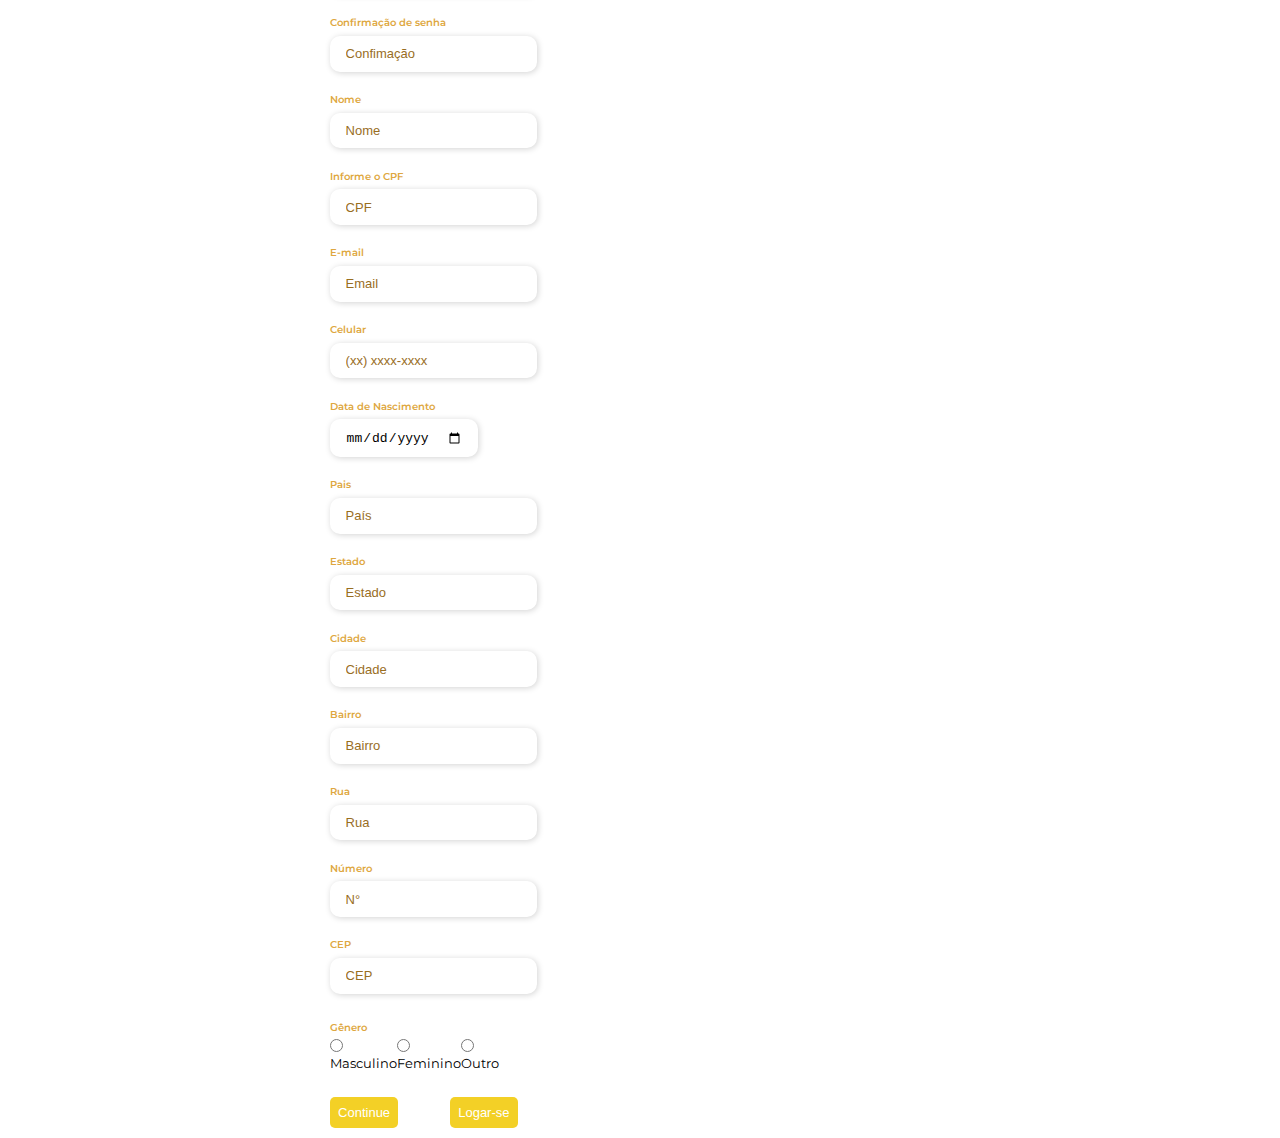
<file: formulario_cadastro/index.html>
<!DOCTYPE html>
<html lang="pt-br">

<head>
    <meta charset="UTF-8">
    <meta http-equiv="X-UA-Compatible" content="IE=edge">
    <meta name="viewport" content="width=device-width, initial-scale=1.0">

    <link href="https://cdn.jsdelivr.net/npm/bootstrap@5.2.0/dist/css/bootstrap.min.css" rel="stylesheet" integrity="sha384-gH2yIJqKdNHPEq0n4Mqa/HGKIhSkIHeL5AyhkYV8i59U5AR6csBvApHHNl/vI1Bx" crossorigin="anonymous">
    <link rel="stylesheet" href="./assets/css/formulario_cadastro.css">
    <link rel="stylesheet" href="./assets/css/style.css">
    <title>Cadastro usuário</title>
</head>

<body>
    <div class="container">
       
        <div class="form-image">
        </div>
        <form id="form" action="" method="POST">
            <div class="form-header">
                <div class="title">
                    <h1>Cadastre-se</h1>
                </div>    
            </div>
            <div class="field-group">

                <div class=" data-field">
                    <label for="username">Login</label>
                    <input id="username" type="text" name="username" placeholder="Login" required>
                </div>

                <div class="data-field">
                    <label for="password">Senha</label>
                    <input id="password" type="password" name="password" placeholder="Senha" required>
                </div>

                <div class="data-field">
                    <label for="confirmPassword">Confirmação de senha</label>
                    <input id="confirmPassword" type="password" name="confirmPassword" placeholder="Confimação" required>
                </div>

                <div class="data-field">
                    <label for="nome">Nome</label>
                    <input id="nome" type="text" name="nome" placeholder="Nome" required>
                </div>

                <div class="data-field">
                    <label for="cpf">Informe o CPF</label>
                    <input id="cpf" type="text" name="cpf" placeholder="CPF" required>
                </div>

                <div class="data-field">
                    <label for="email">E-mail</label>
                    <input id="email" type="email" name="email" placeholder="Email" required>
                </div>

                <div class="data-field">
                    <label for="telefone">Celular</label>
                    <input id="telefone" type="text" name="telefone" placeholder="(xx) xxxx-xxxx" required>
                </div>

                <div class="data-field">
                    <label for="nascimento">Data de Nascimento</label>
                    <input id="nascimento" type="date" name="nascimento" placeholder="" required>
                </div>

                <div class="data-field">
                    <label for="pais">Pais</label>
                    <input id="pais" type="text" name="pais" placeholder="País" required>
                </div>

                <div class="data-field">
                    <label for="Estado">Estado</label>
                    <input id="estado" type="text" name="estado" placeholder="Estado" required>
                </div>

                <div class="data-field">
                    <label for="cidade">Cidade</label>
                    <input id="cidade" type="text" name="cidade" placeholder="Cidade" required>
                </div>

                <div class="data-field">
                    <label for="bairro">Bairro</label>
                    <input id="bairro" type="text" name="bairro" placeholder="Bairro" required>
                </div>

                <div class="data-field">
                    <label for="rua">Rua</label>
                    <input id="rua" type="text" name="rua" placeholder="Rua" required>
                </div>
                <div class="data-field">
                    <label for="numero">Número</label>
                    <input id="numero" type="text" name="numero" placeholder="N°" required>
                </div>
                <div class="data-field">
                    <label for="cep">CEP</label>
                    <input id="cep" type="text" name="cep" placeholder="CEP" required>
                </div>

            </div>
            <div class="gender-inputs">
                <div class="gender-title">
                    <h6>Gênero</h6>
                </div>
                <div class="gender-group">
                    <div class="gender">
                        <input type="radio" id="male" value="M" name="gender">
                        <label >Masculino</label>
                    </div>

                    <div class="gender">
                        <input type="radio" id="female" value="F" name="gender">
                        <label >Feminino</label>
                    </div>

                    <div class="gender">
                        <input type="radio" id="others" value="UNK" name="gender">
                        <label >Outro</label>
                    </div>
                </div>
            </div>
            <div class="registration-button">
                <button type="submit" class="btn btn-warning bttwo">Continue</button>
                <a href=""><button type="button" class="btn btn-warning bttwo">Logar-se</button></a>
            </div>
        </form>
    </div>
  

</body>

</html>
</file>
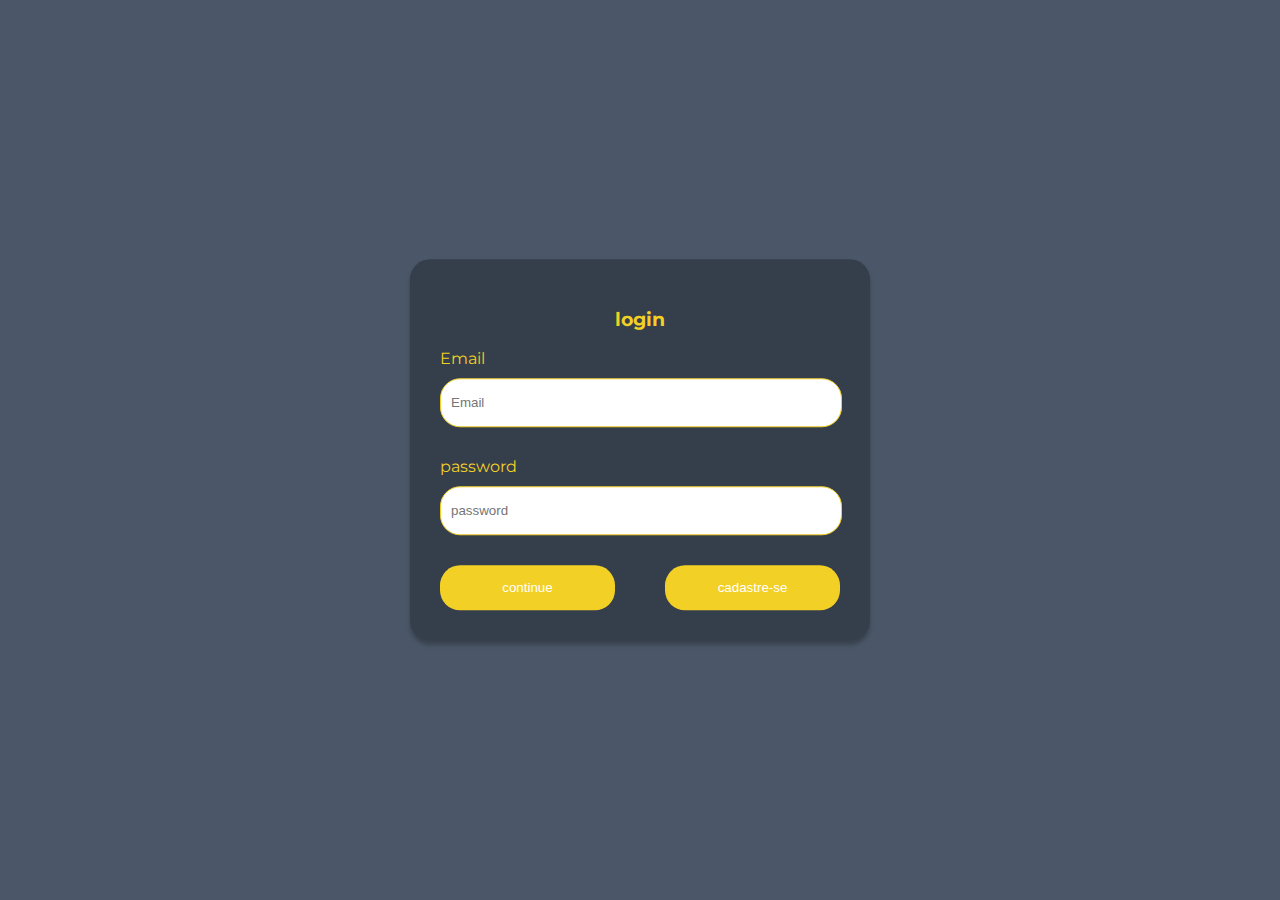
<file: login/index.html>
<!DOCTYPE html>
<html lang="en">
<head>
    <meta charset="UTF-8">
    <meta http-equiv="X-UA-Compatible" content="IE=edge">
    <meta name="viewport" content="width=device-width, initial-scale=1.0">
    <link rel="stylesheet" href="./assets/css/login.css">
    <link rel="stylesheet" href="./assets/css/login_form.css">
    <title>Document</title>
</head>
<body>
        <form>
         <h3>login</h3>
         <label>Email</label>
         <input class="email" type="text" name="email" placeholder="Email">
         <label>password</label>
         <input class="senha" type="password" name="senha" placeholder="password">
         <div class="bt">
             <input type="button" value="continue"  onclick="verificar()">
             <input type="button"  value="cadastre-se"  onclick="cadastro()">
         </div>
     </form>
</body>
</html>
</file>
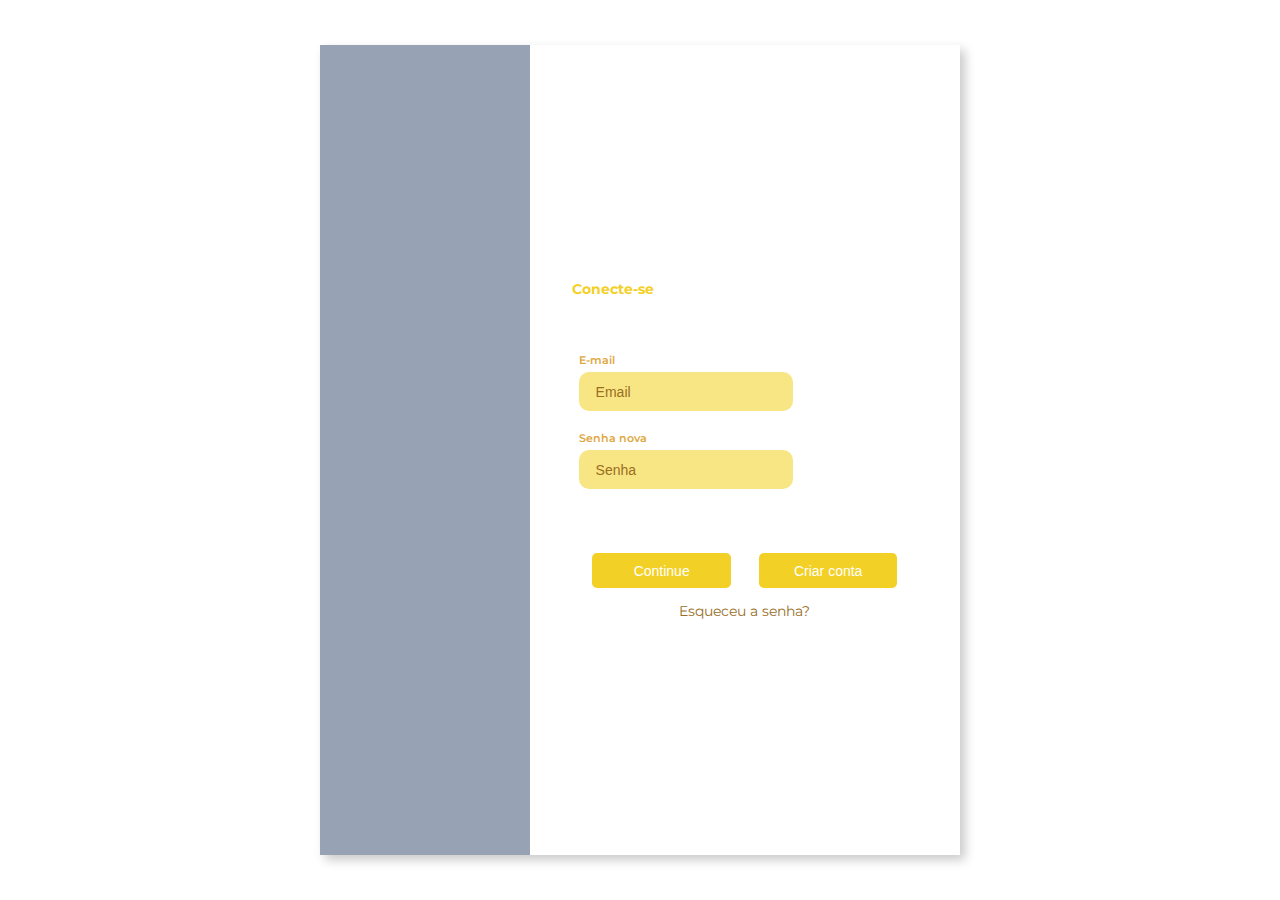
<file: novo_login/index.html>
<!DOCTYPE html>
<html lang="en">
<head>
    <meta charset="UTF-8">
    <meta http-equiv="X-UA-Compatible" content="IE=edge">
    <meta name="viewport" content="width=device-width, initial-scale=1.0">
    <link href="https://cdn.jsdelivr.net/npm/bootstrap@5.2.0/dist/css/bootstrap.min.css" rel="stylesheet" integrity="sha384-gH2yIJqKdNHPEq0n4Mqa/HGKIhSkIHeL5AyhkYV8i59U5AR6csBvApHHNl/vI1Bx"
    crossorigin="anonymous">
    <link rel="stylesheet" href="./assets/css/novo_login.css">
    <link rel="stylesheet" href="./assets/css/style.css">
    <title>Document</title>
</head>
<body>
    <div class="container">
        <div class="color-side">
        </div>
        <div class="form">
            <form action="#">
                <div class="form-header">
                    <div class="title">
                        <h1>Conecte-se</h1>
                    </div>
                </div>
                <div class="input-group">
                     <div class="input-box">
                        <label for="email">E-mail</label>
                        <input id="email" type="email" name="email" placeholder="Email" required>
                    </div>

                    <div class="input-box">
                        <label for="password">Senha nova </label>
                        <input id="password" type="password" name="password" placeholder="Senha" required>
                    </div>

                </div>
                <div class="confirm-button">
                    <button type="button" class="btn btn-warning bttwo">Continue</button>
                    <button type="button" class="btn btn-warning bttwo">Criar conta</button>
                </div>
            </form>
            <p><a href="#">Esqueceu a senha?</a></p>
        </div>
    </div>
</body>
</html>
</file>
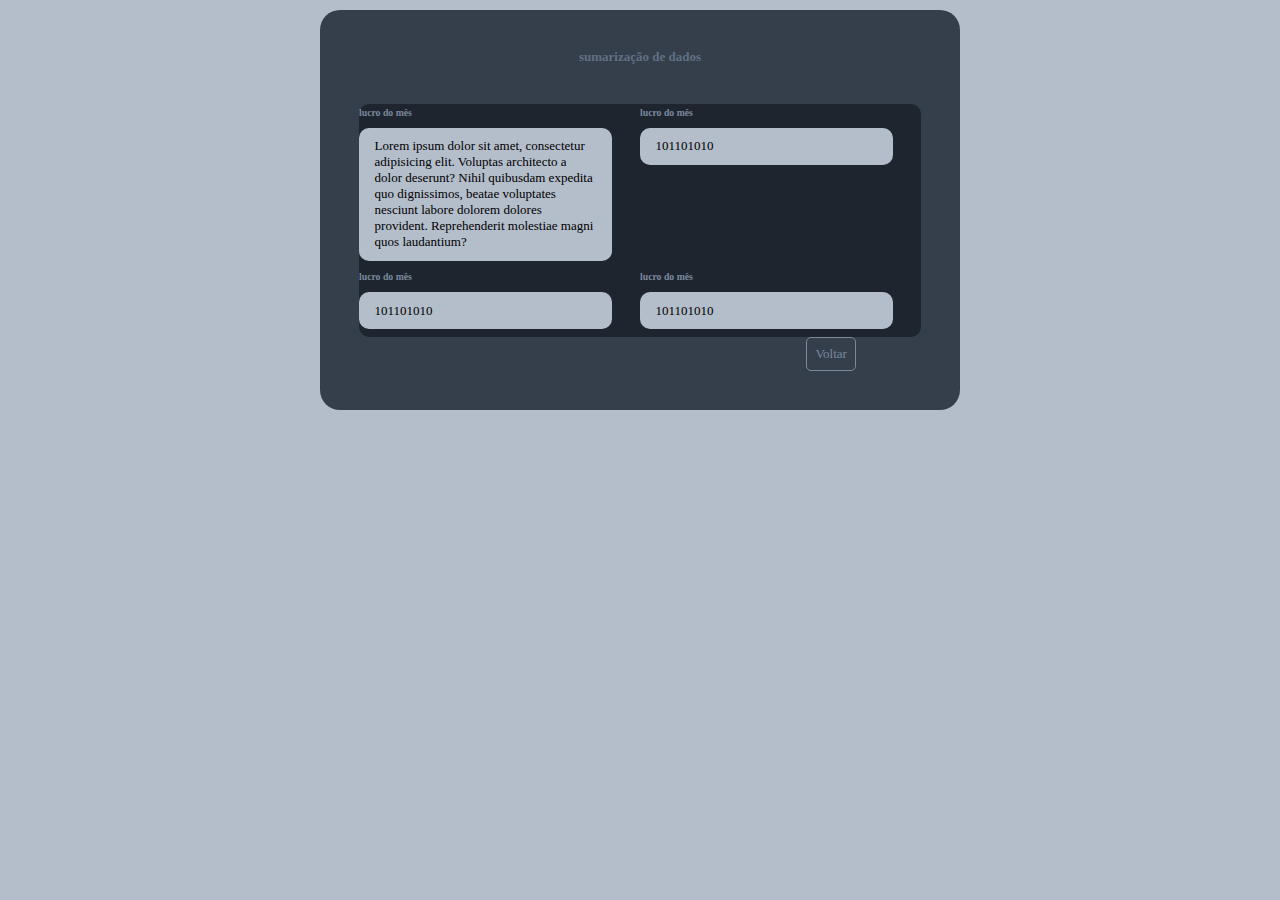
<file: sumarizacao_dados/index.html>
<!DOCTYPE html>
<html lang="pt-br">

<head>
    <meta charset="UTF-8">
    <meta http-equiv="X-UA-Compatible" content="IE=edge">
    <meta name="viewport" content="width=device-width, initial-scale=1.0">
    <link rel="icon"  type="image/x-icon" href="./img/libros.png">
    <link href="https://cdn.jsdelivr.net/npm/bootstrap@5.2.0/dist/css/bootstrap.min.css" rel="stylesheet" integrity="sha384-gH2yIJqKdNHPEq0n4Mqa/HGKIhSkIHeL5AyhkYV8i59U5AR6csBvApHHNl/vI1Bx" crossorigin="anonymous">
    <link rel="stylesheet" href="./css/style.css">
    <link rel="stylesheet" href="./css/sumarizacao.css">
    <title>Editar livro</title>
</head>

<body>
    <div class="container">
        <form id="form" action="" method="POST">
            <div class="form-header">
                <div class="title">
                    <h1>sumarização de dados</h1>
                </div>
            </div>
            <ul class="lista">
                <div class="dado-lista">
                    <label for="information">lucro do mês</label>
                    <li>Lorem ipsum dolor sit amet, consectetur adipisicing elit. Voluptas architecto a dolor deserunt? Nihil quibusdam expedita quo dignissimos, beatae voluptates nesciunt labore dolorem dolores provident. Reprehenderit molestiae magni quos laudantium?</li>
                </div>
                <div class="dado-lista">
                    <label for="information">lucro do mês</label>
                    <li>101101010</li>
                </div>
                <div class="dado-lista">
                    <label for="information">lucro do mês</label>
                    <li>101101010</li>
                </div>
                <div class="dado-lista">
                    <label for="information">lucro do mês</label>
                    <li>101101010</li>
                </div>
                               
            </ul>
            <div class="buttons">
                <a href="javascript:history.back()">
                    <button type="button" id="btn-back">Voltar</button>
                </a>
        </form>
    </div>
</body>
</html>
</file>
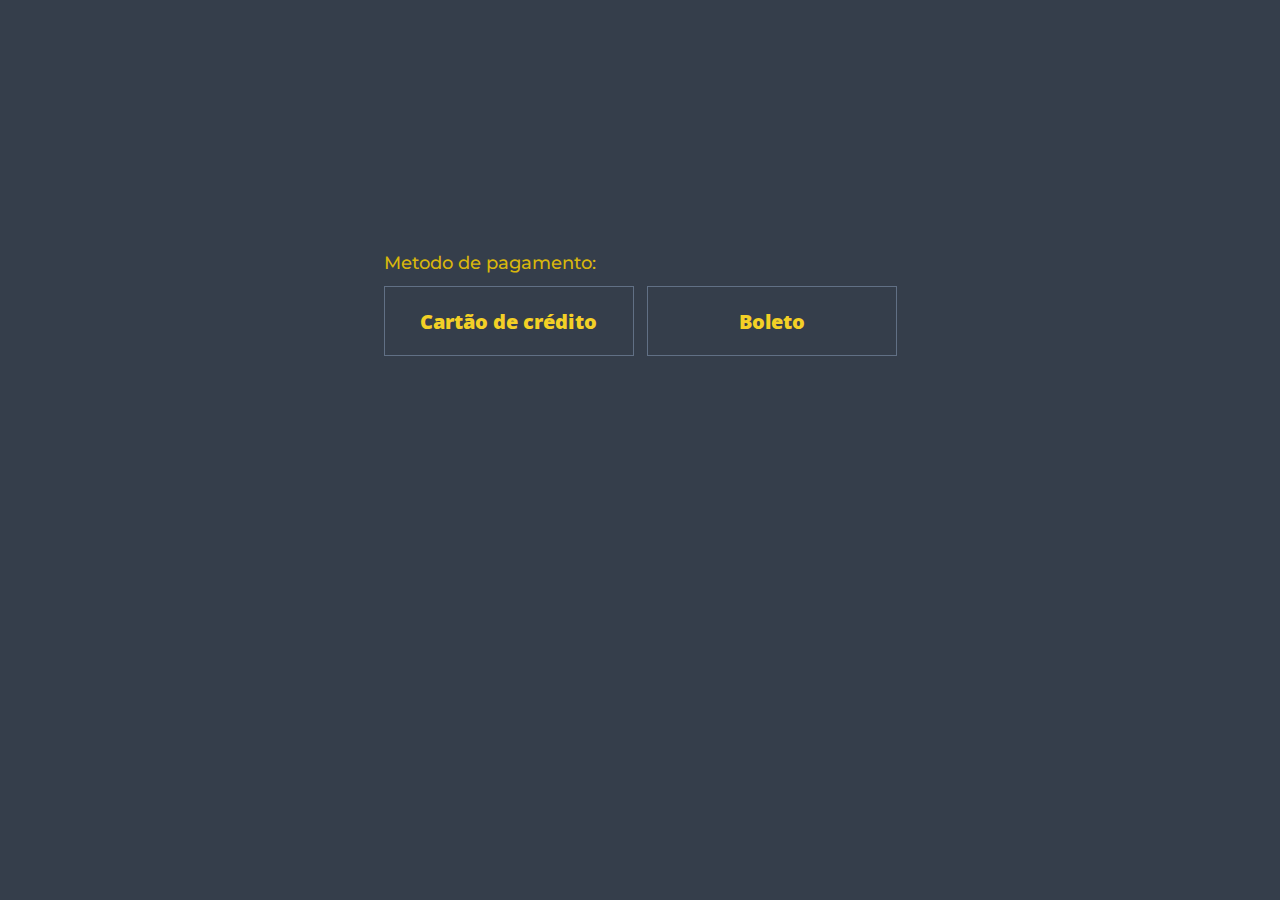
<file: tela-de-pagamento/index.html>
<!DOCTYPE html>
<html lang="pt-br">

<head>
    <meta charset="utf-8" />
    <meta name="viewport" content="width=device-width, initial-scale=1" />
    <title>Pagamento</title>
    <link rel="stylesheet" href="./assets/css/style.css">
    <link rel="stylesheet" href="./assets/css/pagamento.css">
</head>

<body>
    <header id="header">
        <div class="metodo">
            <h1>Metodo de pagamento:</h1>
            <div class="butons-metodo">
                <button id="cartao">Cartão de crédito</button>
                <button id="boleto">Boleto</button>
            </div>
        </div>
        <form id="form" action="" method="post">
            <div class="desativado-cartao cartao-credito">
                <div class="basico">
                    <label for="numCartao">Número do cartão:</label>
                    <input type="number" name="numCartao" id="numCartao" placeholder="Digite o numero do cartão"
                        required>
                    <label for="nomeCartao">Nome do cartão:</label>
                    <input type="text" name="nomeCartao" id="nomeCartao" placeholder="Seu nome" required>
                </div>
                <label for="cvv">Código de segurança (CVV):</label>
                <span class="aboutCvv" id="aboutCvv">O número CVV é representado pelos três últimos dígitos no verso do
                    seu cartão. Em cartões American Express, o CVV é um número de 4 dígitos na frente do cartão.</span>
                <input type="number" name="cvv" id="cvv" required>
                <div class="data">
                    <label for="dataExpedicao">Data de expedição:</label>
                    <div class="mes">
                        <select name="mes" id="mes">
                            <option class="cor" value="1" selected>01</option>
                            <option class="cor" value="2">02</option>
                            <option class="cor" value="3">03</option>
                            <option class="cor" value="4">04</option>
                            <option class="cor" value="5">05</option>
                            <option class="cor" value="6">06</option>
                            <option class="cor" value="7">07</option>
                            <option class="cor" value="8">08</option>
                            <option class="cor" value="9">09</option>
                            <option class="cor" value="10">10</option>
                            <option class="cor" value="11">11</option>
                            <option class="cor" value="12">12</option>
                        </select>
                    </div>
                    <div class="ano">
                        <select name="ano" id="ano">
                            <option class="cor" value="2022" selected>2022</option>
                            <option class="cor" value="2023">2023</option>
                            <option class="cor" value="2024">2024</option>
                            <option class="cor" value="2025">2025</option>
                            <option class="cor" value="2026">2026</option>
                            <option class="cor" value="2027">2027</option>
                            <option class="cor" value="2028">2028</option>
                            <option class="cor" value="2029">2029</option>
                            <option class="cor" value="2030">2030</option>
                            <option class="cor" value="2032">2032</option>
                            <option class="cor" value="2033">2033</option>
                            <option class="cor" value="2034">2034</option>
                        </select>
                    </div>
                </div>
            </div>
            <div class="desativado-boleto boleto">
                <label for="nome">Nome:</label>
                <input type="text" id="nome">
                <label for="cpf">CPF:</label>
                <input type="text" id="cpf">
            </div>

            <div class="desativado-gerador gerar-boleto">

            </div>
            <div class=" button-pay">
                <button type="submit" id="pagamentoCredito"  class="pagamento">Pagar</button>
                <button type="submit" id="pagamentoBoleto"  class="pagamento">Pagar</button>
                <p id="valor">Total: R$ 100,00</p>
            </div>
        </form>
    </header>
    <script src="./assets/js/main.js"></script>
</body>

</html>
</file>
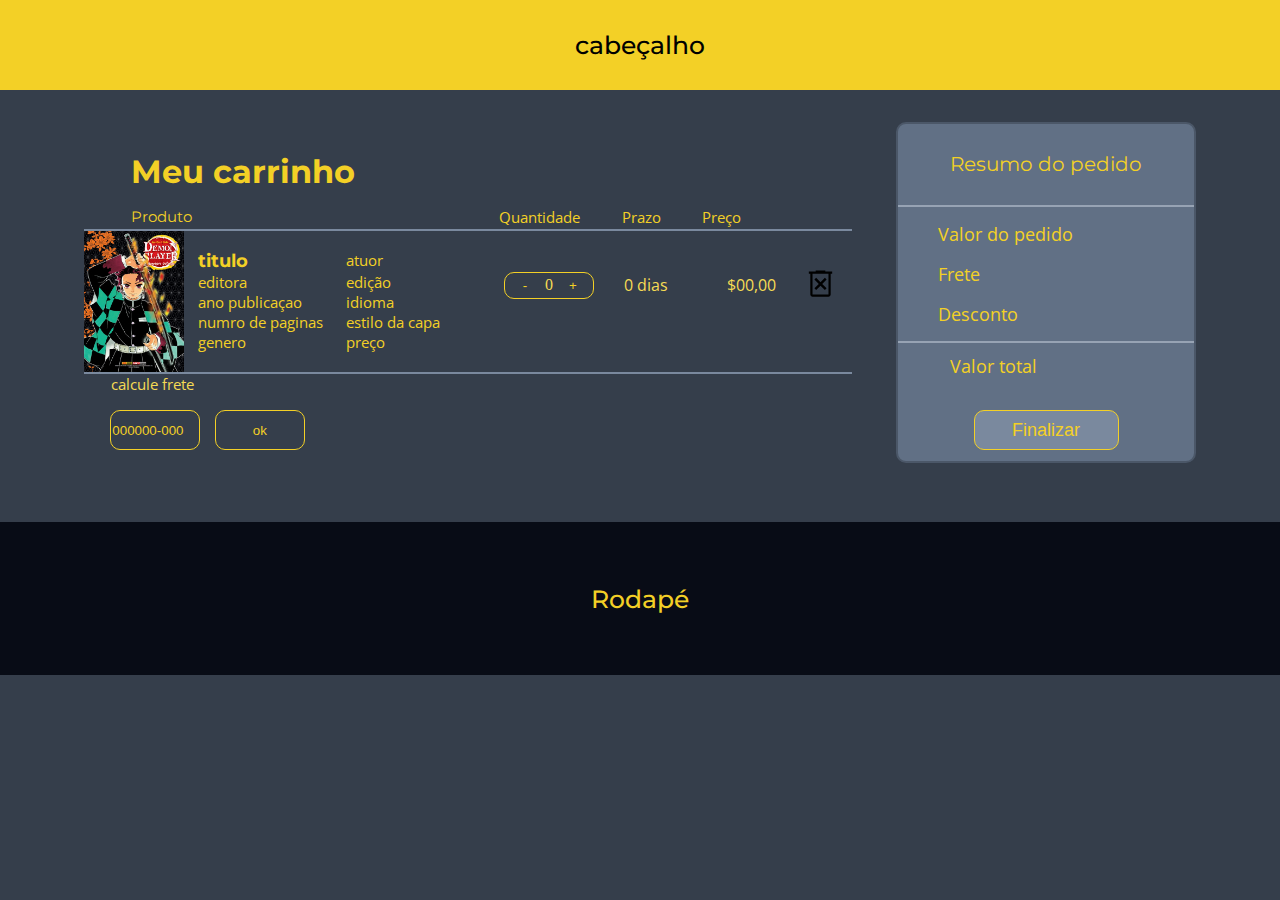
<file: carrinho/carrinho.html>
<!DOCTYPE html>
<html lang="pt-br">

<head>
    <meta charset="UTF-8">
    <meta http-equiv="X-UA-Compatible" content="IE=edge">
    <meta name="viewport" content="width=device-width, initial-scale=1.0">
    <link rel="stylesheet" href="./assets/css/carrinho.css">
    <link rel="stylesheet" href="./assets/css/style.css">

    <title>Document</title>
</head>

<body>
    <div class="container">
        <header class="cabeca">cabeçalho</header>
        <div class="containerFilha">
            <div class="carrinho">
                <div id="sessao1" class="sessao1">
                    <div class="txt1">
                        <h1>Meu carrinho</h1>
                        <p>Produto</p>
                    </div>
                    <div class="txt2">
                        <p>Quantidade</p>
                        <p>Prazo</p>
                        <p>Preço</p>
                    </div>
                </div>

               
                    <div class="infoLivro">
                        <div class="imagem">
                            <img src="./assets/img/kimetsu.webp" alt="">
                            <div class="txt3">
                                <h2 id="modal-titulo-livro">titulo </h2>
                                <p id="modal-autor-livro">atuor </p>
                                <p id="modal-editora">editora </p>
                                <p id="modal-edicao">edição </p>
                                <p id="modal-ano-publicacao">ano publicaçao</p>
                                <p id="modal-idioma">idioma </p>
                                <p id="modal-total-paginas">numro de paginas</p>
                                <p id="modal-tipo-capa">estilo da capa</p>
                                <p id="modal-genero">genero </p>
                                <p id="modal-preco-livro">preço </p>
                            </div>
                        </div>
                        <div class="unidadeLivro">
                            <div class="btCompra">
                                <button class="menor">-</button>
                                <span>0</span>
                                <button class="maior">+</button>
                            </div>
                            <p>0 dias</p>
                            <p>$00,00</p>
                            <button><img src="./assets/img/delete_forever_FILL0_wght400_GRAD0_opsz48.svg"></button>
                        </div>
                    </div>
                    
                    <!-- <div class="infoLivro">
                        <div class="imagem">
                            <img src="./assets/img/kimetsu.webp" alt="">
                            <div class="txt3">
                                <h2 id="modal-titulo-livro">titulo </h2>
                                <p id="modal-autor-livro">atuor </p>
                                <p id="modal-editora">editora </p>
                                <p id="modal-edicao">edição </p>
                                <p id="modal-ano-publicacao">ano publicaçao</p>
                                <p id="modal-idioma">idioma </p>
                                <p id="modal-total-paginas">numro de paginas</p>
                                <p id="modal-tipo-capa">estilo da capa</p>
                                <p id="modal-genero">genero </p>
                                <p id="modal-preco-livro">preço </p>
                            </div>
                        </div>
                        <div class="unidadeLivro">
                            <div class="btCompra">
                                <button class="menor">-</button>
                                <span>0</span>
                                <button class="maior">+</button>
                            </div>
                            <p>0 dias</p>
                            <p>$00,00</p>
                            <button><img src="./assets/img/delete_forever_FILL0_wght400_GRAD0_opsz48.svg"></button>
                        </div>
                    </div>

                    <div class="infoLivro">
                        <div class="imagem">
                            <img src="./assets/img/kimetsu.webp" alt="">
                            <div class="txt3">
                                <h2 id="modal-titulo-livro">titulo </h2>
                                <p id="modal-autor-livro">atuor </p>
                                <p id="modal-editora">editora </p>
                                <p id="modal-edicao">edição </p>
                                <p id="modal-ano-publicacao">ano publicaçao</p>
                                <p id="modal-idioma">idioma </p>
                                <p id="modal-total-paginas">numro de paginas</p>
                                <p id="modal-tipo-capa">estilo da capa</p>
                                <p id="modal-genero">genero </p>
                                <p id="modal-preco-livro">preço </p>
                            </div>
                        </div>
                        <div class="unidadeLivro">
                            <div class="btCompra">
                                <button class="menor">-</button>
                                <span>0</span>
                                <button class="maior">+</button>
                            </div>
                            <p>0 dias</p>
                            <p>$00,00</p>
                            <button><img src="./assets/img/delete_forever_FILL0_wght400_GRAD0_opsz48.svg"></button>
                        </div>
                    </div>

                    <div class="infoLivro">
                        <div class="imagem">
                            <img src="./assets/img/kimetsu.webp" alt="">
                            <div class="txt3">
                                <h2 id="modal-titulo-livro">titulo </h2>
                                <p id="modal-autor-livro">atuor </p>
                                <p id="modal-editora">editora </p>
                                <p id="modal-edicao">edição </p>
                                <p id="modal-ano-publicacao">ano publicaçao</p>
                                <p id="modal-idioma">idioma </p>
                                <p id="modal-total-paginas">numro de paginas</p>
                                <p id="modal-tipo-capa">estilo da capa</p>
                                <p id="modal-genero">genero </p>
                                <p id="modal-preco-livro">preço </p>
                            </div>
                        </div>
                        <div class="unidadeLivro">
                            <div class="btCompra">
                                <button class="menor">-</button>
                                <span>0</span>
                                <button class="maior">+</button>
                            </div>
                            <p>0 dias</p>
                            <p>$00,00</p>
                            <button><img src="./assets/img/delete_forever_FILL0_wght400_GRAD0_opsz48.svg"></button>
                        </div>
                    </div>

                    <div class="infoLivro">
                        <div class="imagem">
                            <img src="./assets/img/kimetsu.webp" alt="">
                            <div class="txt3">
                                <h2 id="modal-titulo-livro">titulo </h2>
                                <p id="modal-autor-livro">atuor </p>
                                <p id="modal-editora">editora </p>
                                <p id="modal-edicao">edição </p>
                                <p id="modal-ano-publicacao">ano publicaçao</p>
                                <p id="modal-idioma">idioma </p>
                                <p id="modal-total-paginas">numro de paginas</p>
                                <p id="modal-tipo-capa">estilo da capa</p>
                                <p id="modal-genero">genero </p>
                                <p id="modal-preco-livro">preço </p>
                            </div>
                        </div>
                        <div class="unidadeLivro">
                            <div class="btCompra">
                                <button class="menor">-</button>
                                <span>0</span>
                                <button class="maior">+</button>
                            </div>
                            <p>0 dias</p>
                            <p>$00,00</p>
                            <button><img src="./assets/img/delete_forever_FILL0_wght400_GRAD0_opsz48.svg"></button>
                        </div>
                    </div>

                    <div class="infoLivro">
                        <div class="imagem">
                            <img src="./assets/img/kimetsu.webp" alt="">
                            <div class="txt3">
                                <h2 id="modal-titulo-livro">titulo </h2>
                                <p id="modal-autor-livro">atuor </p>
                                <p id="modal-editora">editora </p>
                                <p id="modal-edicao">edição </p>
                                <p id="modal-ano-publicacao">ano publicaçao</p>
                                <p id="modal-idioma">idioma </p>
                                <p id="modal-total-paginas">numro de paginas</p>
                                <p id="modal-tipo-capa">estilo da capa</p>
                                <p id="modal-genero">genero </p>
                                <p id="modal-preco-livro">preço </p>
                            </div>
                        </div>
                        <div class="unidadeLivro">
                            <div class="btCompra">
                                <button class="menor">-</button>
                                <span>0</span>
                                <button class="maior">+</button>
                            </div>
                            <p>0 dias</p>
                            <p>$00,00</p>
                            <button><img src="./assets/img/delete_forever_FILL0_wght400_GRAD0_opsz48.svg"></button>
                        </div>
                    </div>

                    <div class="infoLivro">
                        <div class="imagem">
                            <img src="./assets/img/kimetsu.webp" alt="">
                            <div class="txt3">
                                <h2 id="modal-titulo-livro">titulo </h2>
                                <p id="modal-autor-livro">atuor </p>
                                <p id="modal-editora">editora </p>
                                <p id="modal-edicao">edição </p>
                                <p id="modal-ano-publicacao">ano publicaçao</p>
                                <p id="modal-idioma">idioma </p>
                                <p id="modal-total-paginas">numro de paginas</p>
                                <p id="modal-tipo-capa">estilo da capa</p>
                                <p id="modal-genero">genero </p>
                                <p id="modal-preco-livro">preço </p>
                            </div>
                        </div>
                        <div class="unidadeLivro">
                            <div class="btCompra">
                                <button class="menor">-</button>
                                <span>0</span>
                                <button class="maior">+</button>
                            </div>
                            <p>0 dias</p>
                            <p>$00,00</p>
                            <button><img src="./assets/img/delete_forever_FILL0_wght400_GRAD0_opsz48.svg"></button>
                        </div>
                    </div> -->


                <div id='sessao3' class="sessao3">
                    <div class="frete">
                        <p>calcule frete</p>
                        <div class="cepOk">
                            <input type="number" class="confirm" name="" id="" placeholder="000000-000">
                            <input type="button" value="ok" class="confirm" placeholder="ok">
                        </div>
                    </div>
                </div>
            </div>

            <div class="resumo">
                <div class="containerBorda">
                    <div class="rFinal">
                        <p>Resumo do pedido</p>
                    </div>
                    <div class="dadosFinal">
                        <ul>
                            <li>Valor do pedido</li>
                            <li>Frete</li>
                            <li>Desconto</li>
                        </ul>
                        <ul>
                            <li id='valorPedido'></li>
                            <li id="valorFrete"></li>
                            <li id="valorDesconto"></li>
                        </ul>
                    </div>
                    <div class="final">
                        <div class="valorF">
                            <p>Valor total</p>
                            <p id="valorTotalPedido"></p>
                        </div>
                        <button id='btnFinalizarPedido' type="submit">Finalizar</button>
                    </div>
                </div>
            </div>
        </div>

        <footer class="rodape">
            <h1>Rodapé</h1>
        </footer>
    </div>
</body>

</html>
</file>
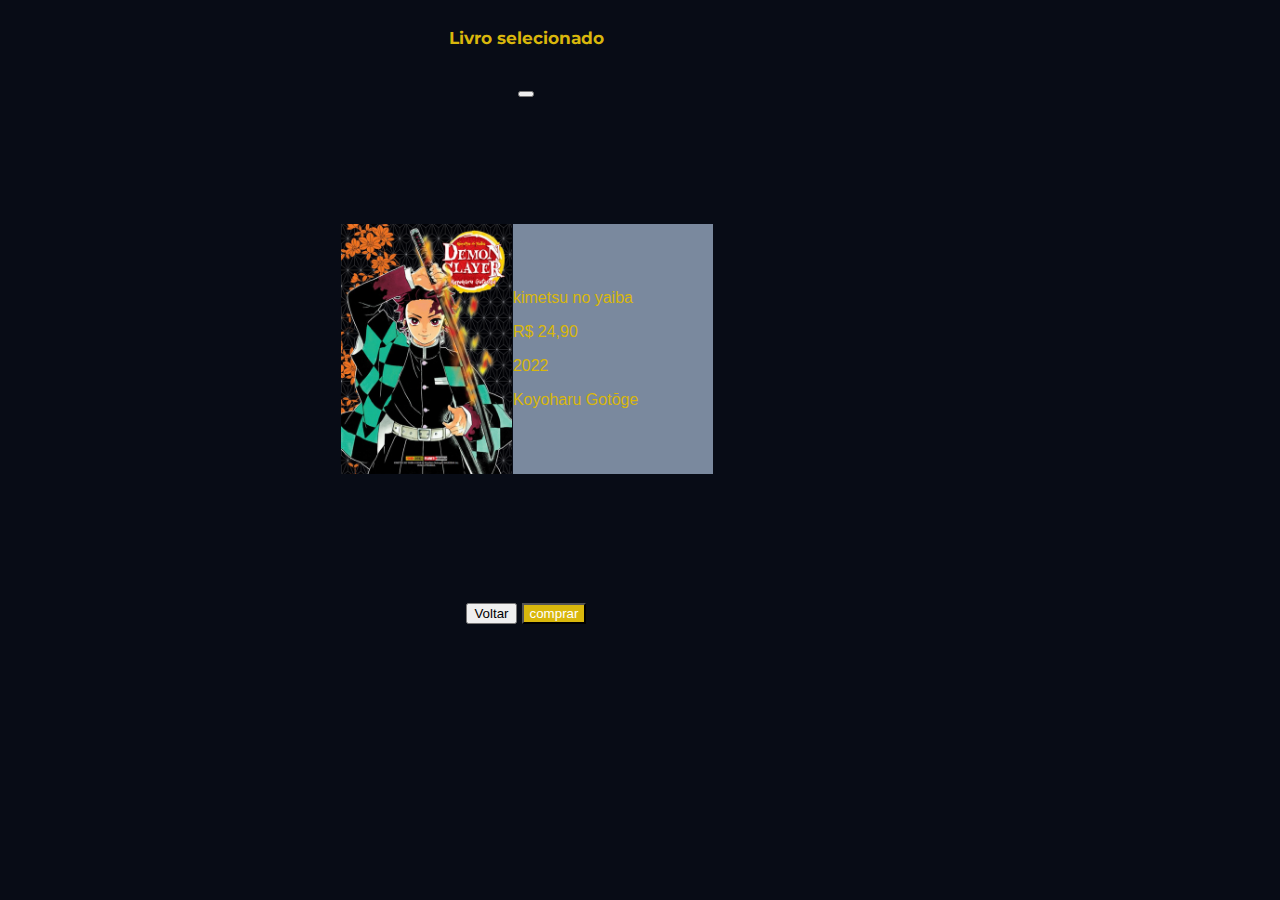
<file: dados_livro/dados-livro.html>
<!DOCTYPE html>
<html lang="en">
<head>
    <meta charset="UTF-8">
    <meta http-equiv="X-UA-Compatible" content="IE=edge">
    <meta name="viewport" content="width=device-width, initial-scale=1.0">
    <title>Document</title>
    <link href="https://cdn.jsdelivr.net/npm/bootstrap@5.2.0/dist/css/bootstrap.min.css" rel="stylesheet" integrity="sha384-gH2yIJqKdNHPEq0n4Mqa/HGKIhSkIHeL5AyhkYV8i59U5AR6csBvApHHNl/vI1Bx"
     crossorigin="anonymous">
     <link rel="stylesheet" href="./assets/css/dados.css">
     <link rel="stylesheet" href="./assets/css/style.css">
</head>
<body>
    <!-- <button type="button" class="btn btn-primary" data-bs-toggle="modal" data-bs-target="#exampleModal">
        Launch demo modal
      </button> -->
    <div class="modal container " tabindex="-1">
        <div class="modal-dialog container-filha">
          <div class="modal-content">
                <div class="modal-header text-bg-dark p-3">
                  <h5 class="modal-title">Livro selecionado</h5>
                  <button type="button" class="btn-close" data-bs-dismiss="modal" aria-label="Close"></button>
                    </div>
                    <div class="conteudo">
                        <div class="image-holder">
                            <img src="./assets/img/kimetsu.webp" alt="img-1">

                        </div>
                    
                        <div class="modal-body">
                                  <ul>
                                      <li>kimetsu no yaiba</li>
                                      <li>R$ 24,90</li>
                                      <li>2022</li>
                                      <li>Koyoharu Gotōge</li>
                                  </ul>                           
                        </div>
                    </div>
                
                    <div class="modal-footer">
                      <button type="button" class="btn btn-secondary " data-bs-dismiss="modal">Voltar</button>
                      <button type="button" class="btn btn-warning bttwo">comprar</button>
                    </div>
                </div>
            </div>
        </div>
    </div>

    <!-- <div class="modal fade" id="exampleModal" tabindex="-1" aria-labelledby="exampleModalLabel" aria-hidden="true">
        <div class="modal-dialog container-filha">
          <div class="modal-content">
            <div class="modal-header">
              <h5 class="modal-title" id="exampleModalLabel">livro selecionado</h5>
              <button type="button" class="btn-close" data-bs-dismiss="modal" aria-label="Close"></button>
            </div>
            <div class="conteudo">
                <div class="image-holder">
                    <img src="./assets/img/kimetsu.webp" alt="img-1">

                </div>
            
            <div class="modal-body">
                <ul>
                    <li>kimetsu no yaiba</li>
                    <li>R$ 24,90</li>
                    <li>2022</li>
                    <li>Koyoharu Gotōge</li>
                </ul>                           
      </div>
            </div>
            <div class="modal-footer">
              <button type="button" class="btn btn-secondary" data-bs-dismiss="modal">Voltar</button>
              <button type="button" class="btn btn-warning bttwo">comprar</button>
            </div>
          </div>
        </div>
      </div> -->
      <script src="https://cdn.jsdelivr.net/npm/@popperjs/core@2.11.5/dist/umd/popper.min.js" integrity="sha384-Xe+8cL9oJa6tN/veChSP7q+mnSPaj5Bcu9mPX5F5xIGE0DVittaqT5lorf0EI7Vk" crossorigin="anonymous"></script>
    <script src="https://cdn.jsdelivr.net/npm/bootstrap@5.2.0/dist/js/bootstrap.min.js" integrity="sha384-ODmDIVzN+pFdexxHEHFBQH3/9/vQ9uori45z4JjnFsRydbmQbmL5t1tQ0culUzyK" crossorigin="anonymous"></script>
    <script src="./assets/js/scrip.js"></script>
</body>
</html>
</file>
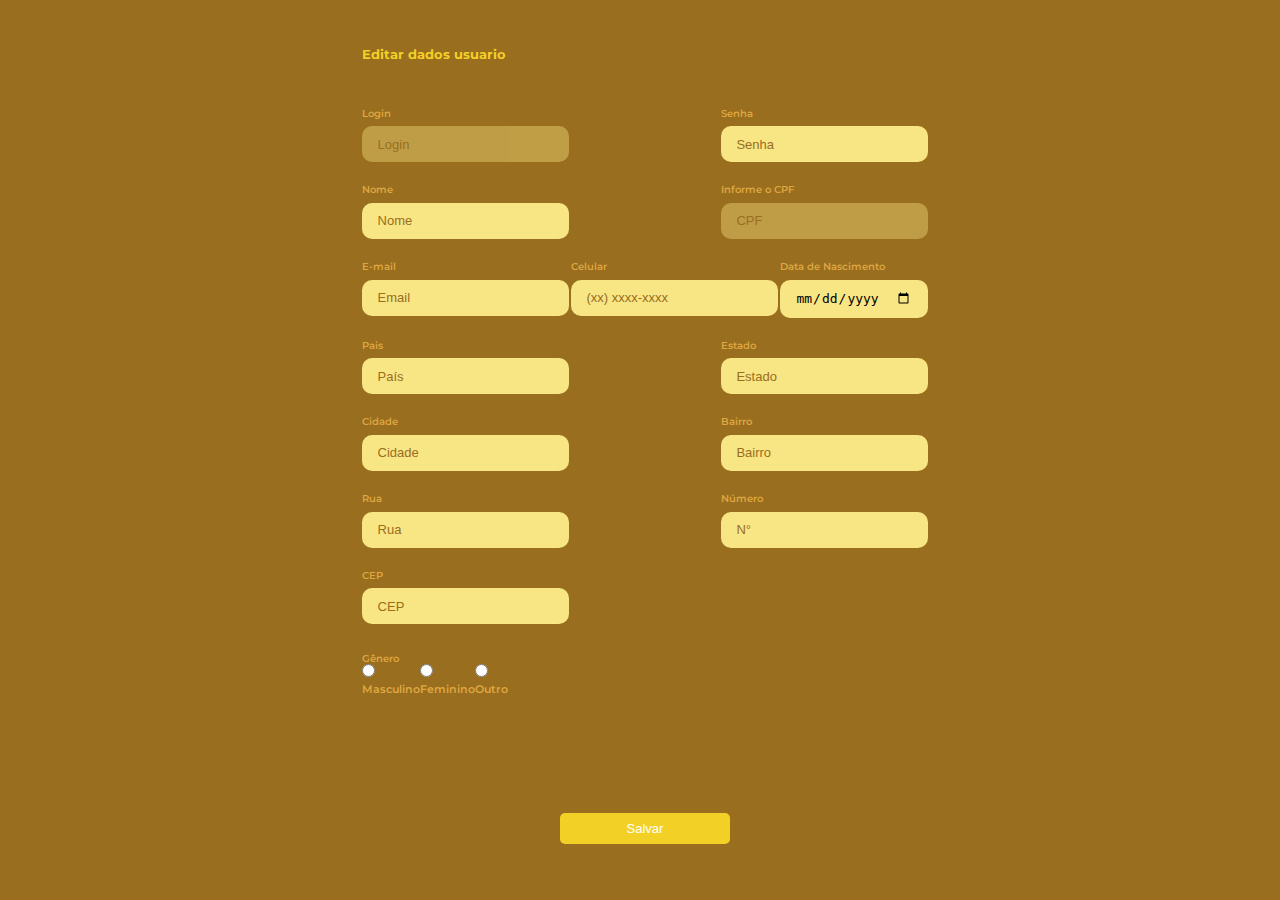
<file: editar-dados-usuario/Editar-dados.html>
<!DOCTYPE html>
<html lang="pt-br">

<head>
    <meta charset="UTF-8">
    <meta http-equiv="X-UA-Compatible" content="IE=edge">
    <meta name="viewport" content="width=device-width, initial-scale=1.0">
    <link href="https://cdn.jsdelivr.net/npm/bootstrap@5.2.0/dist/css/bootstrap.min.css" rel="stylesheet" integrity="sha384-gH2yIJqKdNHPEq0n4Mqa/HGKIhSkIHeL5AyhkYV8i59U5AR6csBvApHHNl/vI1Bx" crossorigin="anonymous">
    <link rel="stylesheet" href="./css/Edidar-dados.css">
    <link rel="stylesheet" href="./css/style.css">
    <title>Cadastro usuário</title>
</head>

<body>
    <div class="container">
        <!-- <div class="form-image">
        </div> -->
        <form id="form" action="" method="POST">
            <div class="form-header">
                <div class="title">
                    <h1>Editar dados usuario</h1>
                </div>    
            </div>
            <div class="field-group">

                <div class=" data-field">
                    <label for="username">Login</label>
                    <input id="username" type="text" name="username" placeholder="Login" required disabled>
                </div>

                <div class="data-field">
                    <label for="password">Senha</label>
                    <input id="password" type="password" name="password" placeholder="Senha" required>
                </div>

                <div class="data-field">
                    <label for="nome">Nome</label>
                    <input id="nome" type="text" name="nome" placeholder="Nome" required>
                </div>

                <div class="data-field">
                    <label for="cpf">Informe o CPF</label>
                    <input id="cpf" type="text" name="cpf" placeholder="CPF" requirer disabled>
                </div>

                <div class="data-field">
                    <label for="email">E-mail</label>
                    <input id="email" type="email" name="email" placeholder="Email" required>
                </div>

                <div class="data-field">
                    <label for="telefone">Celular</label>
                    <input id="telefone" type="text" name="telefone" placeholder="(xx) xxxx-xxxx" required>
                </div>

                <div class="data-field">
                    <label for="nascimento">Data de Nascimento</label>
                    <input id="nascimento" type="date" name="nascimento" placeholder="" required>
                </div>

                <div class="data-field">
                    <label for="pais">Pais</label>
                    <input id="pais" type="text" name="pais" placeholder="País" required>
                </div>

                <div class="data-field">
                    <label for="Estado">Estado</label>
                    <input id="estado" type="text" name="estado" placeholder="Estado" required>
                </div>

                <div class="data-field">
                    <label for="cidade">Cidade</label>
                    <input id="cidade" type="text" name="cidade" placeholder="Cidade" required>
                </div>

                <div class="data-field">
                    <label for="bairro">Bairro</label>
                    <input id="bairro" type="text" name="bairro" placeholder="Bairro" required>
                </div>

                <div class="data-field">
                    <label for="rua">Rua</label>
                    <input id="rua" type="text" name="rua" placeholder="Rua" required>
                </div>
                <div class="data-field">
                    <label for="numero">Número</label>
                    <input id="numero" type="text" name="numero" placeholder="N°" required>
                </div>
                <div class="data-field">
                    <label for="cep">CEP</label>
                    <input id="cep" type="text" name="cep" placeholder="CEP" required>
                </div>

            </div>
                <div class="gender-title">
                    <h6>Gênero</h6>
                </div>
                <div class="sex-group">
                    <div class="gender">
                        <input type="radio" id="male" value="M" name="gender">
                        <label >Masculino</label>
                    </div>

                    <div class="gender">
                        <input type="radio" id="female" value="F" name="gender">
                        <label >Feminino</label>
                    </div>

                    <div class="gender">
                        <input type="radio" id="others" value="UNK" name="gender">
                        <label >Outro</label>
                    </div>
                </div>
            <div class="registration-button">
                <button type="submit" class="btn btn-warning bttwo">Salvar</button>
            </div>
        </form>
    </div>

</body>

</html>
</file>
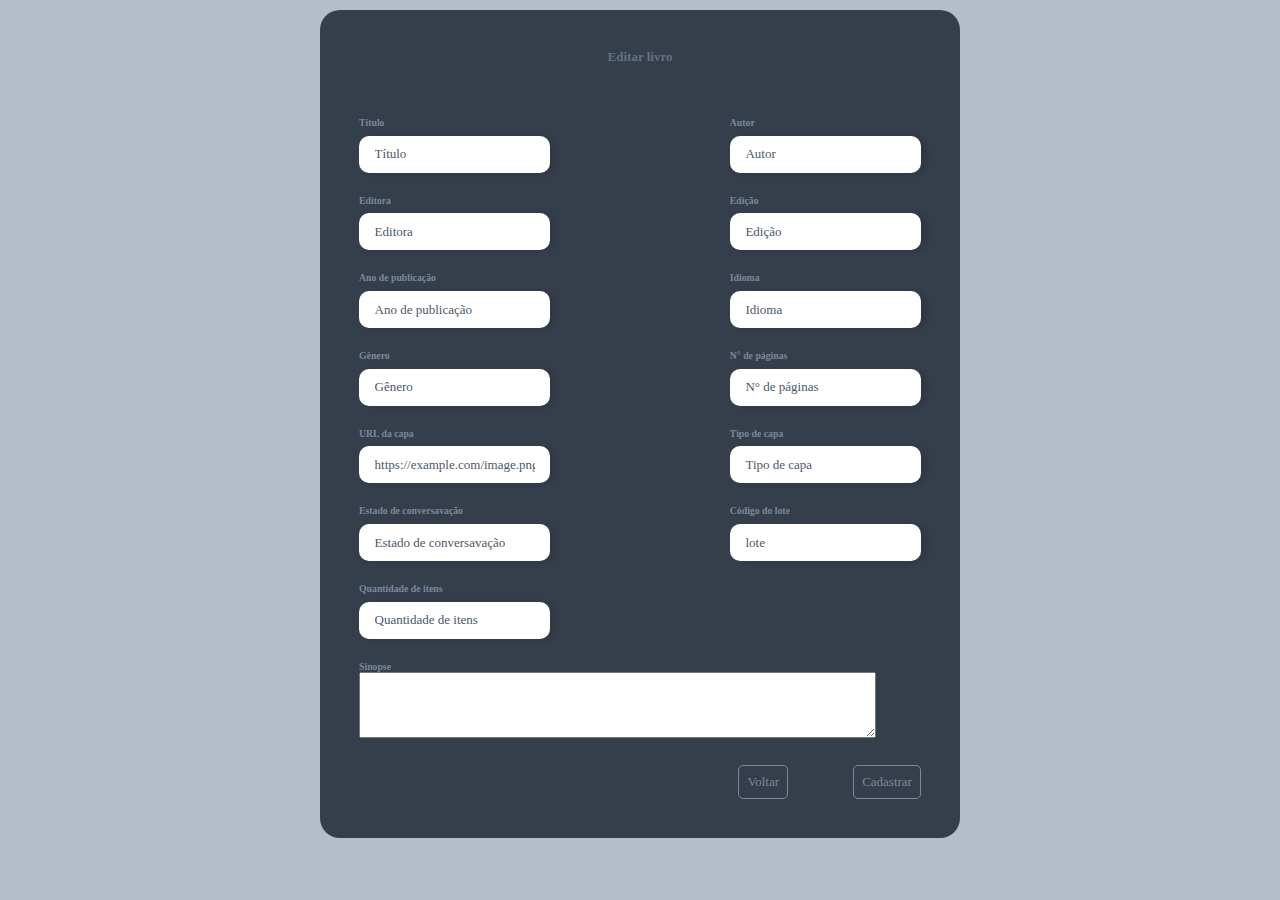
<file: Editar_livro/editar_livro.html>
<!DOCTYPE html>
<html lang="pt-br">

<head>
    <meta charset="UTF-8">
    <meta http-equiv="X-UA-Compatible" content="IE=edge">
    <meta name="viewport" content="width=device-width, initial-scale=1.0">
    <link rel="icon"  type="image/x-icon" href="./img/libros.png">
    <link href="https://cdn.jsdelivr.net/npm/bootstrap@5.2.0/dist/css/bootstrap.min.css" rel="stylesheet" integrity="sha384-gH2yIJqKdNHPEq0n4Mqa/HGKIhSkIHeL5AyhkYV8i59U5AR6csBvApHHNl/vI1Bx" crossorigin="anonymous">
    <link rel="stylesheet" href="./css/style.css">
    <link rel="stylesheet" href="./css/Editar_livro.css">
    <title>Editar livro</title>
</head>

<body>

    <div class="container">

        <form id="form" action="" method="POST">
            <div class="form-header">
                <div class="title">
                    <h1>Editar livro</h1>
                </div>
            </div>
            <div class="input-group">

                <div class="input-box">
                    <label for="titulo">Título</label>
                    <input id="titulo" type="text" name="titulo" placeholder="Título" required>
                </div>

                <div class="input-box">
                    <label for="autor">Autor</label>
                    <input id="autor" type="text" name="autor" placeholder="Autor" required>
                </div>

                <div class="input-box">
                    <label for="editora">Editora</label>
                    <input id="editora" type="text" name="editora" placeholder="Editora" required>
                </div>

                <div class="input-box">
                    <label for="edicao">Edição</label>
                    <input id="edicao" type="number" name="edicao" placeholder="Edição" required>
                </div>

                <div class="input-box">
                    <label for="ano_publicacao">Ano de publicação</label>
                    <input id="ano_publicacao" type="number" name="ano_publicacao" placeholder="Ano de publicação" required>
                </div>

                <div class="input-box">
                    <label for="idioma">Idioma</label>
                    <input id="idioma" type="idioma" name="idioma" placeholder="Idioma" required>
                </div>

                <div class="input-box">
                    <label for="genero">Gênero</label>
                    <input id="genero" type="genero" name="genero" placeholder="Gênero" required>
                </div>

                <div class="input-box">
                    <label for="paginas">N° de páginas</label>
                    <input id="paginas" type="number" name="paginas" placeholder="N° de páginas" required>
                </div>

                <div class="input-box">
                    <label for="url_capa">URL da capa</label>
                    <input id="url_capa" type="text" name="url_capa" placeholder="https://example.com/image.png" required>
                </div>

                <div class="input-box">
                    <label for="tipo_capa">Tipo de capa</label>
                    <input id="tipo_capa" type="text" name="tipo_capa" placeholder="Tipo de capa" required>
                </div>

                <div class="input-box">
                    <label for="conservacao">Estado de conversavação</label>
                    <input id="conservacao" type="text" name="conservacao" placeholder="Estado de conversavação" required>
                </div>

                <div class="input-box">
                    <label for="lote">Código do lote</label>
                    <input id="lote" type="text" name="lote" placeholder="lote" required>
                </div>

                <div class="input-box">
                    <label for="qtd">Quantidade de itens</label>
                    <input id="qtd" type="text" name="qtd" placeholder="Quantidade de itens" required>
                </div>

                <div class="input-box">
                    <label for="sinopse">Sinopse</label>
                    <textarea name="sinopse" id="sinopse" cols="70" rows="4"></textarea>
                </div>

            </div>
            <div class="buttons">
                <a href="javascript:history.back()">
                    <button type="button" id="btn-back">Voltar</button>
                </a>
                <button type="submit" class="btn btn-warning bttwo">Cadastrar</button>
            </div>
        </form>
    </div>
</body>

</html>
</file>
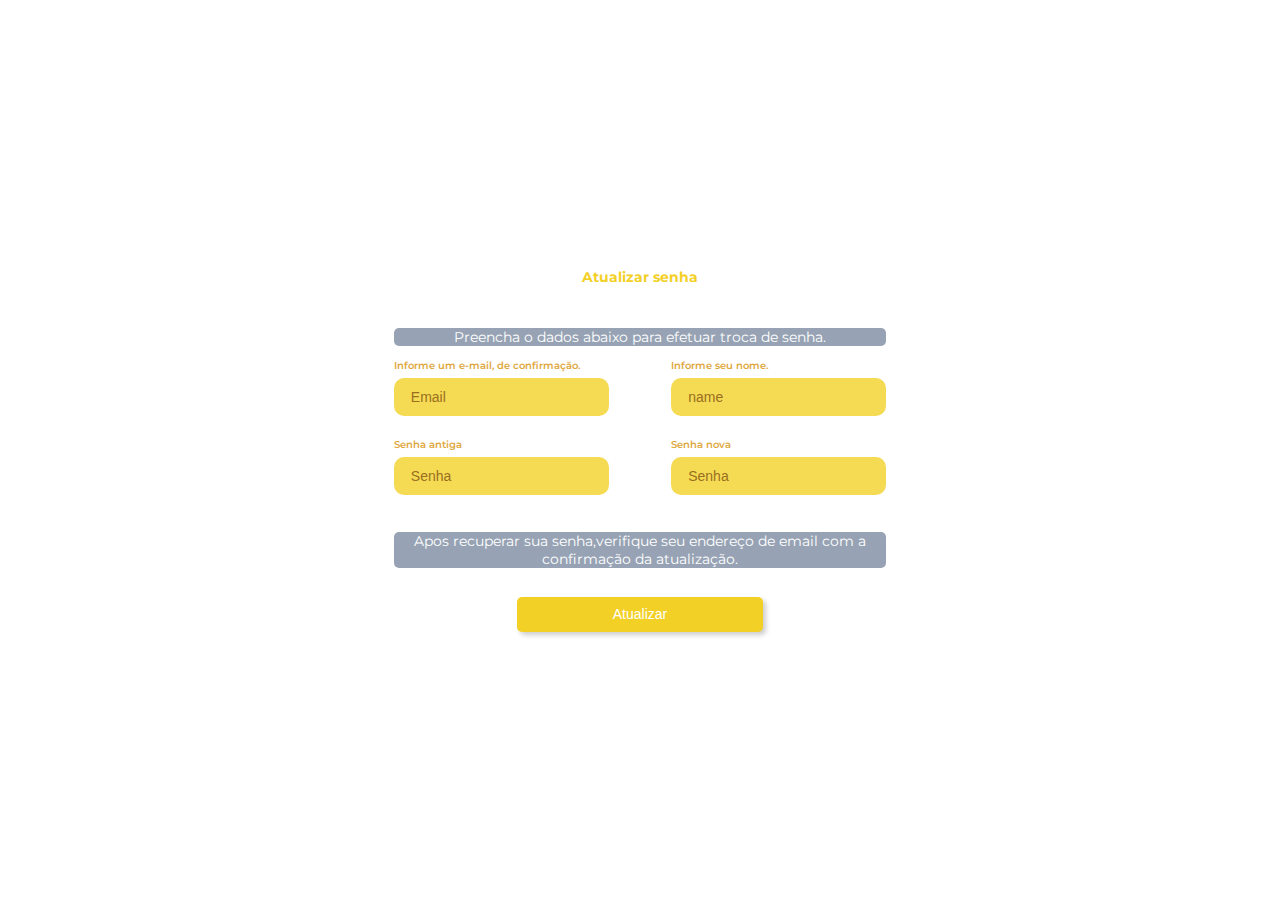
<file: recuperar_senha/recuperar_senha.html>
<!DOCTYPE html>
<html lang="en">
<head>
    <meta charset="UTF-8">
    <meta http-equiv="X-UA-Compatible" content="IE=edge">
    <meta name="viewport" content="width=device-width, initial-scale=1.0">
    <link href="https://cdn.jsdelivr.net/npm/bootstrap@5.2.0/dist/css/bootstrap.min.css" rel="stylesheet" integrity="sha384-gH2yIJqKdNHPEq0n4Mqa/HGKIhSkIHeL5AyhkYV8i59U5AR6csBvApHHNl/vI1Bx"
    crossorigin="anonymous">
    <link rel="stylesheet" href="./css/recuperar.css">
    <link rel="stylesheet" href="./css/style.css">
    <title>Document</title>
</head>
<body>
    <div class="container">
        <div class="form">
            <form action="#">
                <div class="form-header">
                    <div class="title">
                        <h1>Atualizar senha</h1>
                    </div>
                </div>
                <div class="txt-informative">
                    <p>Preencha o dados abaixo para efetuar troca de senha.
                    </p>
                </div>
                    
                <div class="field-group">
                     <div class="data-field">
                        <label for="email">Informe um e-mail, de confirmação.</label>
                        <input id="email" type="email" name="email" placeholder="Email" required>
                    </div>

                    <div class="data-field">
                        <label for="name">Informe seu nome.</label>
                        <input id="name" type="name" name="name" placeholder="name" required>
                    </div>

                    <div class="data-field">
                        <label for="password">Senha antiga</label>
                        <input id="password" type="password" name="password" placeholder="Senha" required>
                    </div>

                    <div class="data-field">
                        <label for="password">Senha nova</label>
                        <input id="password" type="password" name="password" placeholder="Senha" required>
                    </div>

                </div>
                <div  class="txt-informative">
                    Apos recuperar sua senha,verifique seu endereço de email com a confirmação da atualização.
                </div>
                <div class="update-button">
                    <button type="button" class="btn btn-warning bttwo">Atualizar</button>
                </div>
            </form>
        </div>
    </div>
</body>
</html>
</file>
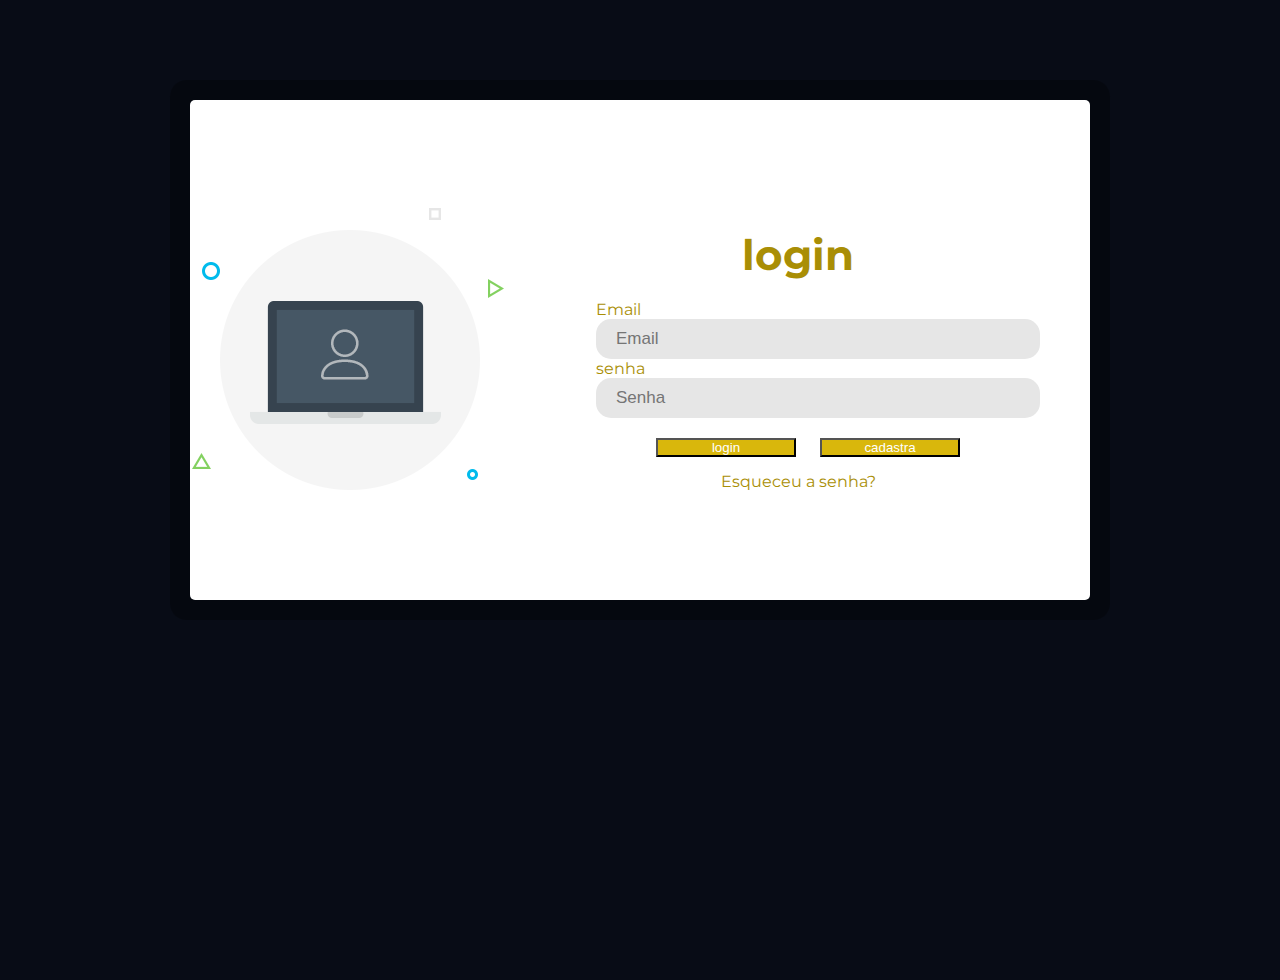
<file: tela-login2/tela-login2.html>
<!DOCTYPE html>
<html lang="en">
<head>
    <meta charset="UTF-8">
    <meta http-equiv="X-UA-Compatible" content="IE=edge">
    <meta name="viewport" content="width=device-width, initial-scale=1.0">
    <link href="https://cdn.jsdelivr.net/npm/bootstrap@5.2.0/dist/css/bootstrap.min.css" rel="stylesheet" integrity="sha384-gH2yIJqKdNHPEq0n4Mqa/HGKIhSkIHeL5AyhkYV8i59U5AR6csBvApHHNl/vI1Bx"
    crossorigin="anonymous">
    <link rel="stylesheet" href="./assets/css/login2.css">
    <link rel="stylesheet" href="./assets/css/style.css">
    <title>new login</title>
</head>
<body>
    <div class="container-f">
        <div>
            <img class="imagem" src="./assets/img/user.png" alt="">
        </div>
        <div class="form">
            <h1>login</h1>
            <form >
                <label for="email">Email</label>
                <input type="email" placeholder="Email">
                <label for="email">senha</label>
                <input type="password" placeholder="Senha">

                <!-- <input type="submit" value="login"> -->
                <div class="botao">
                    <button type="button" class="btn btn-warning bttwo">login</button>
                    <button type="button" class="btn btn-warning bttwo">cadastra</button>
                </div>
                <p><a href="#">Esqueceu a senha?</a></p>
            </form>
        </div>
    </div>
</body>
</html>
</file>
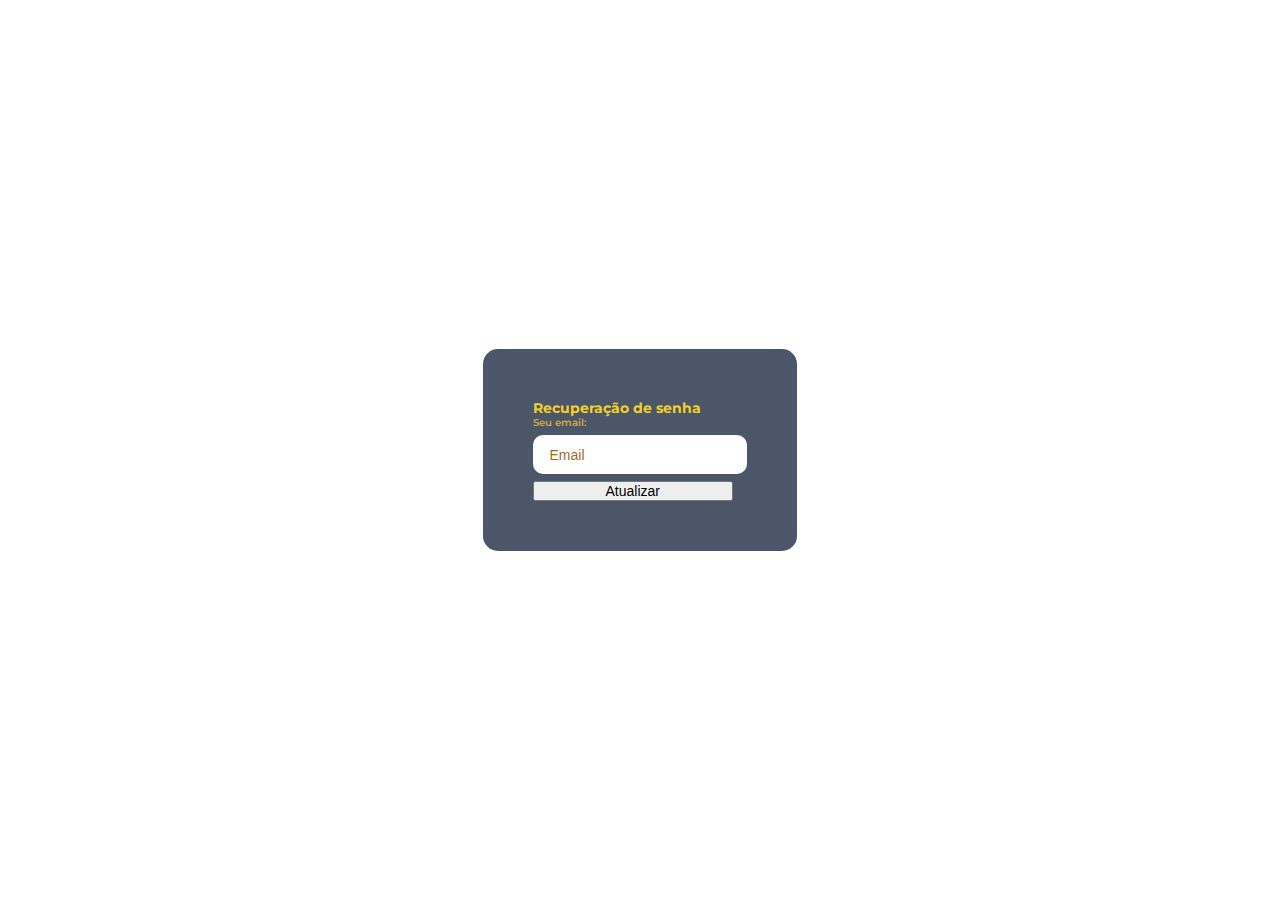
<file: pagamentos/recuperar_senha/recuperar_senha.html>
<!DOCTYPE html>
<html lang="en">
<head>
    <meta charset="UTF-8">
    <meta http-equiv="X-UA-Compatible" content="IE=edge">
    <meta name="viewport" content="width=device-width, initial-scale=1.0">
    <link href="https://cdn.jsdelivr.net/npm/bootstrap@5.2.0/dist/css/bootstrap.min.css" rel="stylesheet" integrity="sha384-gH2yIJqKdNHPEq0n4Mqa/HGKIhSkIHeL5AyhkYV8i59U5AR6csBvApHHNl/vI1Bx"
    crossorigin="anonymous">
    <link rel="stylesheet" href="./css/recuperar.css">
    <link rel="stylesheet" href="./css/style.css">
    <title>Document</title>
</head>
<body>
    <header id="header">
        <h1>Recuperação de senha</h1>
        <form action="" method="post" id="form">
            <div class="data-field">
                <div id="sendEmail">Email de recuperação enviado com sucesso</div>
                <label for="email">Seu email:</label>
                <input id="email" type="email" name="email" placeholder="Email" required>
            </div>
            <button type="submit" class="btn btn-warning bttwo">Atualizar</button>
        </form>
    </header>
    <script src="./js/index.js"></script>
</body>
</html>
</file>
<file: formulario_cadastro/assets/css/formulario_cadastro.css>
* {
  padding: 0;
  margin: 0;
  box-sizing: border-box;
  font-size: 13px;
}
body {
  display: flex;
  align-items: center;
  justify-content: center;
  width: 100%;
  height: 100vh;
  font-family: "Montserrat", sans-serif;
}
.container {
  display: grid;
  grid-template-columns: 0.45fr 0.55fr;
}
.form-image {
  display: flex;
  width: 50%;
  justify-content: center;
  align-items: center;
  background-color: var(--color-cinza-300);
  padding: 1rem;
}

.form {
  width: 50%;
  display: flex;
  justify-content: center;
  align-items: center;
  flex-direction: column;
  background-color: #fff;
  padding: 3rem;
}

#form {
  padding: 40px 0 10px 10px;
}

.form-header {
  display: flex;
  margin-bottom: 3rem;
  justify-content: space-between;
}

.field-group {
  display: flex;
  flex-wrap: wrap;
  justify-content: space-between;
  padding: 0.5rem 0;
}
.data-field {
  display: flex;
  flex-direction: column;
  margin-bottom: 1.1rem;
}
.data-field input {
  margin: 0.6rem 0;
  padding: 0.8rem 1.2rem;
  border: none;
  border-radius: 10px;
  box-shadow: 1px 1px 6px #0808082d;
}
.data-field input:hover {
  background-color: var(--color-amarelo-300);
  transition: all 1s;
}
.data-field input:focus-visible {
  outline: 1px solid var(--color-amarelo-200);
}
.data-field label,
.gender-title h6 {
  font-size: 0.75rem;
  font-weight: 600;
  color: var(--color-beje-400);
}
.data-field input::placeholder {
  color: var(--color-beje-600);
}
.gender-group {
  display: flex;
  justify-content: space-around;
  margin-top: 0.4rem;
  padding: 0 60% 0 0;
}
.gender-input {
  display: flex;
  align-items: center;
}
.gender-input input {
  margin-right: 0.35rem;
}
.gender-input label {
  font-size: 0.81rem;
  font-weight: 600;
  color: var(--color-beje-400);
}
.registration-button {
  display: flex;
  flex-direction: row;
  width: 100%;
}
.registration-button button {
  margin-top: 2.5rem;
  margin: 2rem 4rem 0 0;
  border: none;
  background-color: var(--color-amarelo-400);
  color: white;
  padding: 0.62rem;
  border-radius: 5px;
  cursor: pointer;
}
.registration-button button:hover {
  color: white;
}
.bttwo:hover {
  color: white;
}
.registration-button button a {
  text-decoration: none;
  font-size: 0.93rem;
  font-weight: 500;
  color: white;
}
@media screen and (max-width: 1330px) {
  .form-image {
    display: none;
  }
  .container {
    width: 50%;
  }
  .form {
    width: 100%;
  }
}
@media screen and (max-width: 1064px) {
  .container {
    width: 90%;
    min-height: 100%;
    flex: 1;
  }
  .field-group {
    padding-right: 5rem;
  }
  .gender-input {
    margin-top: 2rem;
  }
  .gender-group {
    flex-direction: column;
  }
  .gender-input {
    margin-top: 0.5rem;
  }
}
</file>
<file: formulario_cadastro/assets/css/style.css>
@import url('https://fonts.googleapis.com/css2?family=Kdam+Thmor+Pro&family=Merriweather:wght@300&family=Montserrat:wght@100;200;300;400;500;600;700;800;900&family=Roboto+Condensed:wght@700&display=swap');
:root {
    --color-cinza-50: #eaf3fc;
    --color-cinza-100: #d0d8e2;
    --color-cinza-200: #b4bdca; /* cinza principal*/
    --color-cinza-300: #97a3b4;
    --color-cinza-400: #7a899e;
    --color-cinza-500: #617085;
    --color-cinza-600: #4b5768; 
    --color-cinza-700: #353e4b;
    --color-cinza-800: #1f252f;
    --color-cinza-900: #080c16;
  
    --color-amarelo-50: #fffadc;
    --color-amarelo-100: #fcefb1;
    --color-amarelo-200: #f8e583;  
    --color-amarelo-300: #f5db54;
    --color-amarelo-400: #f3d026;/* amarelo principal*/
    --color-amarelo-500: #d9b70c;
    --color-amarelo-600: #a98e05;
    --color-amarelo-700: #796601;
    --color-amarelo-800: #483d00;
    --color-amarelo-900: #1a1400;
  
    --color-beje-50: #fdf5e3;
    --color-beje-100: #f4e2bd;
    --color-beje-200: #ecce94; /* beje principal*/
    --color-beje-300: #e5bb69;
    --color-beje-400: #dea740;
    --color-beje-500: #c58e28;
    --color-beje-600: #996e1f;
    --color-beje-700: #6d4f15;
    --color-beje-800: #422f0b;
    --color-beje-900: #181000;
}

/* body{
    font-family: 'Montserrat', sans-serif;
    background-color: var( --color-cinza-900);
} */
/* ul{
    list-style: none;
    padding: 0;
    font-weight: 500;
}
a{
    text-decoration: none;
} */
h1{
    color: var( --color-amarelo-400);
}
</file>
<file: login/assets/css/login.css>
@import url('https://fonts.googleapis.com/css2?family=Kdam+Thmor+Pro&family=Merriweather:wght@300&family=Montserrat:wght@100;200;300;400;500;600;700;800;900&family=Roboto+Condensed:wght@700&display=swap');

body{
    font-family: 'Montserrat', sans-serif;
    background-color: var(--color-cinza-600);
}

:root {
  --color-cinza-50: #eaf3fc;
  --color-cinza-100: #d0d8e2;
  --color-cinza-200: #b4bdca; 
  --color-cinza-300: #97a3b4;
  --color-cinza-400: #7a899e; 
  --color-cinza-500: #617085;
  --color-cinza-600: #4b5768; 
  --color-cinza-700: #353e4b;  /* cinza principal*/
  --color-cinza-800: #1f252f;
  --color-cinza-900: #080c16;

  --color-amarelo-50: #fffadc;
  --color-amarelo-100: #fcefb1;
  --color-amarelo-200: #f8e583;  
  --color-amarelo-300: #f5db54;
  --color-amarelo-400: #f3d026;/* amarelo principal*/
  --color-amarelo-500: #d9b70c;
  --color-amarelo-600: #a98e05;
  --color-amarelo-700: #796601;
  --color-amarelo-800: #483d00;
  --color-amarelo-900: #1a1400;

  --color-beje-50: #fdf5e3;
  --color-beje-100: #f4e2bd;
  --color-beje-200: #ecce94; /* beje principal*/
  --color-beje-300: #e5bb69;
  --color-beje-400: #dea740;
  --color-beje-500: #c58e28;
  --color-beje-600: #996e1f;
  --color-beje-700: #6d4f15;
  --color-beje-800: #422f0b;
  --color-beje-900: #181000;
}
</file>
<file: login/assets/css/login_form.css>
form{
    display: flex;
    flex-direction: column;
    background-color:var( --color-cinza-700);
    max-width: 400px;
    width: 100%;
    padding: 30px;
    position: absolute;
    top: 50%;
    left: 50%;
    transform: translate(-50%, -50%);
    border-radius: 20px;
    box-shadow: 0px 4px 4px rgba(0, 0, 0, 0.25);
    /* box-shadow: 60px -16px var(--color-cinza-800); */
}
form h3 {
    text-align: center;
    color:var(--color-amarelo-400);
    cursor: pointer;
}
form label{
    color:var(--color-amarelo-400);
}

form input[type=text],
form input[type=password] {
    display: flex;
    flex-direction: row;
    width: 97%;
    height: 45px;
    border: 1px solid var(--color-amarelo-400);
    padding-left: 10px;
    margin: 10px 0;
    border-radius: 20px;
    margin-bottom: 30px;
}

.bt{
    display: flex;
    flex-direction: row;
    width: 100%;
    height: 45px;
    cursor: pointer;
    color: white;
    gap: 50px;
    /* background-color: var(--color-amarelo-400); */
    border: 0;
    border-radius: 20px;  
}

form input[type=button] {
    flex-direction: row;
    width: 100%;
    height: 45px;
    cursor: pointer;
    color: white;
    background-color: var(--color-amarelo-400);
    border: 0;
    border-radius: 20px;
}

form input[type=button]:hover{
    background-color: var(--color-amarelo-500);
    transition: 1s;
    /* opacity: .1; */
}
 /* div {
    display: flex;
    width: 100%;
    max-width: 400px;
    height: 50vh;
    flex-direction: row;
    background-image: url(../livros.jpg);
    background-size: cover;
} */
</file>
<file: novo_login/assets/css/novo_login.css>
*{
    padding: 0;
    margin: 0;
    box-sizing: border-box;
    font-size: 14px;
    
}
body{
    display: flex;
    align-items: center;
    justify-content: center;
    width: 100%;
    height: 100vh;
    font-family: 'Montserrat', sans-serif;
}
.container{
    width: 80%;
    height: 90vh;/*mudar no final++*/
    display: flex;
    box-shadow: 5px 5px 10px rgba(0,0,0, .212);
}
.color-side{
    display: flex;
    width: 50%;
    justify-content: center;
    align-items: center;
    background-color: var(--color-cinza-300);
    padding: 1rem;

}

.form{
    width: 50%;
    display: flex;
    justify-content: center;
    align-items: center;
    flex-direction: column;
    background-color: #fff;
    padding: 3rem;
}
.form-header{
    display: flex;
    margin-bottom: 3rem;
    justify-content: space-between;
}
.login-button button{
    border: none;
    background-color: var(--color-amarelo-400);
    color: white;
    padding: 0.4rem 1rem;
    border-radius: 5px;
    cursor: pointer;
}
.login-button button:hover{
    transition: all 1s;
    background-color: var(--color-amarelo-500);
}
.login-button button a{
    text-decoration: none;
    font-weight: 500;
    color: white;
}

.input-group{
    display: flex;
    flex-wrap: wrap;
    justify-content: space-between;
    padding: 1rem 0;
}
.input-box{
    display: flex;
    flex-direction: column;
    margin-bottom: 1.1rem;
    padding: 0 0.5rem 0 0.5rem;
}
.input-box input{
    margin: 0.4rem 0;
    padding: 0.8rem 1.2rem;
    border: none;
    border-radius: 10px;
    background-color: var(--color-amarelo-200);
}
.input-box input:hover{
    background-color: var(--color-amarelo-300);
    transition: all 1s;
}
.input-box input:focus-visible{
    outline: 1px solid var(--color-amarelo-200);
}
.input-box label,
.gender-title h6{
font-size: 0.75rem;
font-weight: 600;
color: var(--color-beje-400);
}
.input-box input::placeholder{
    color: var(--color-beje-600);
}
.gender-group{
    display: flex;
    justify-content: space-between;
    margin-top: 0.62rem;
    padding: 0 0 0.5rem;
}
.gender-input{
    display: flex;
    align-items: center;
}
.gender-input input{
    margin-right: 0.35rem;
}
.gender-input label{
    font-size: 0.81rem;
    font-weight: 600;
    color: var(--color-beje-400);
}
.confirm-button{
    display: flex;
    justify-content: center;
    flex-direction: row;
    align-items: center;
    
}
.confirm-button button{
    margin: 0 1rem 0 1rem;
    width: 40%;
    height: 35px;
    margin-top: 2.1rem;
    border: none;
    background-color: var(--color-amarelo-400);
    color: white;
    padding: 0.3rem;
    border-radius: 5px;
    cursor: pointer;
}

.bttwo:hover{
    background-color: var(--color-amarelo-500);
    transition: all 1s;
    color: white;
}

.form p a{
    display: flex;
    width: 100%;
    color: var(--color-beje-600);
    text-decoration: none;
    padding:1rem 0.10rem 0 0;
}

@media screen and (max-width: 1330px){
    .form-image{
        display: none;
    }
    .container{
        width: 50%;
    }
    .form{
        width: 100%;

    }
}
@media screen and (max-width:1064px){
    .container{
        width: 90%;
        height: auto;
    }
    .input-group{
        flex-direction: column;
        overflow-y: scroll;
        max-height: 10rem;
        padding-right: 5rem;
    }

}
</file>
<file: novo_login/assets/css/style.css>
@import url('https://fonts.googleapis.com/css2?family=Kdam+Thmor+Pro&family=Merriweather:wght@300&family=Montserrat:wght@100;200;300;400;500;600;700;800;900&family=Roboto+Condensed:wght@700&display=swap');
:root {
    --color-cinza-50: #eaf3fc;
    --color-cinza-100: #d0d8e2;
    --color-cinza-200: #b4bdca; /* cinza principal*/
    --color-cinza-300: #97a3b4;
    --color-cinza-400: #7a899e;
    --color-cinza-500: #617085;
    --color-cinza-600: #4b5768; 
    --color-cinza-700: #353e4b;
    --color-cinza-800: #1f252f;
    --color-cinza-900: #080c16;
  
    --color-amarelo-50: #fffadc;
    --color-amarelo-100: #fcefb1;
    --color-amarelo-200: #f8e583;  
    --color-amarelo-300: #f5db54;
    --color-amarelo-400: #f3d026;/* amarelo principal*/
    --color-amarelo-500: #d9b70c;
    --color-amarelo-600: #a98e05;
    --color-amarelo-700: #796601;
    --color-amarelo-800: #483d00;
    --color-amarelo-900: #1a1400;
  
    --color-beje-50: #fdf5e3;
    --color-beje-100: #f4e2bd;
    --color-beje-200: #ecce94; /* beje principal*/
    --color-beje-300: #e5bb69;
    --color-beje-400: #dea740;
    --color-beje-500: #c58e28;
    --color-beje-600: #996e1f;
    --color-beje-700: #6d4f15;
    --color-beje-800: #422f0b;
    --color-beje-900: #181000;
}

/* body{
    font-family: 'Montserrat', sans-serif;
    background-color: var( --color-cinza-900);
} */
/* ul{
    list-style: none;
    padding: 0;
    font-weight: 500;
}
a{
    text-decoration: none;
} */
h1{
    color: var( --color-amarelo-400);
}
</file>
<file: sumarizacao_dados/css/style.css>
@import url('https://fonts.googleapis.com/css2?family=Kdam+Thmor+Pro&family=Merriweather:wght@300&family=Montserrat:wght@100;200;300;400;500;600;700;800;900&family=Roboto+Condensed:wght@700&display=swap');

:root {
    --color-cinza-50: #eaf3fc;
    --color-cinza-100: #d0d8e2;
    --color-cinza-200: #b4bdca;
    /* cinza principal*/
    --color-cinza-300: #97a3b4;
    --color-cinza-400: #7a899e;
    --color-cinza-500: #617085;
    --color-cinza-600: #4b5768;
    --color-cinza-700: #353e4b;
    --color-cinza-800: #1f252f;
    --color-cinza-900: #080c16;

    --color-amarelo-50: #fffadc;
    --color-amarelo-100: #fcefb1;
    --color-amarelo-200: #f8e583;
    --color-amarelo-300: #f5db54;
    --color-amarelo-400: #f3d026;
    /* amarelo principal*/
    --color-amarelo-500: #d9b70c;
    --color-amarelo-600: #a98e05;
    --color-amarelo-700: #796601;
    --color-amarelo-800: #483d00;
    --color-amarelo-900: #1a1400;

    --color-beje-50: #fdf5e3;
    --color-beje-100: #f4e2bd;
    --color-beje-200: #ecce94;
    /* beje principal*/
    --color-beje-300: #e5bb69;
    --color-beje-400: #dea740;
    --color-beje-500: #c58e28;
    --color-beje-600: #996e1f;
    --color-beje-700: #6d4f15;
    --color-beje-800: #422f0b;
    --color-beje-900: #181000;
}

/* body{
    font-family: 'Montserrat', sans-serif;
    background-color: var( --color-cinza-900);
} */
/* ul{
    list-style: none;
    padding: 0;
    font-weight: 500;
}
a{
    text-decoration: none;
} */
h1 {
    color: var(--color-cinza-500);
}
</file>
<file: sumarizacao_dados/css/sumarizacao.css>
* {
    padding: 0;
    margin: 0;
    box-sizing: border-box;
    font-size: 13px;
    font-family: "Verdana", cursive;

}

body {
    display: flex;
    flex-direction: column;
    justify-content: flex-start;
    align-items: center;
    width: 100%;
    min-height: 100vh;
    font-family: "Montserrat", sans-serif;
    background-color: var(--color-cinza-200);

}

.container {
    display: grid;
    grid-template-columns: 1fr;
    background-color: var(--color-cinza-700);
    border-radius: 20px;
    padding: 3rem;
    margin-top: 10px;
}

.form {
    padding: 40px 0 10px 10px;
}

.form-header {
    display: flex;
    margin-bottom: 3rem;
    justify-content: center;
    color: var(--color-amarelo-400);
}

.dados-livro {
    display: flex;
    width: 100%;
    height: 100vh;
}

.lista {
    display: grid;
    justify-content: center;
    grid-template-columns: 1.1fr 1.1fr;
    background-color: var(--color-cinza-800);
    border-radius: 10px;
}

.lista li {
    width: 90%;
    display: flex;
    flex-wrap: wrap;
    justify-content: space-between;
    padding: 1rem 0;
}

.lista li {
    margin: 0.6rem 0;
    padding: 0.8rem 1.2rem;
    border: none;
    border-radius: 10px;
    cursor: pointer;
}

.lista li {
    background-color: var(--color-cinza-200);
    transition: all 1s;
}

.lista label {
    font-size: 0.75rem;
    font-weight: 600;
    color: var(--color-cinza-400);
}

.lista li:hover {
    transition: all 1s;
    background-color: var(--color-cinza-400);
    color: white;
}

.buttons {
    display: flex;
    flex-direction: row;
    align-items: center;
    justify-content: right;
}

.buttons button {
    background: transparent;
    padding: 0.62rem;
    border: 1px solid var(--color-cinza-400);
    color: var(--color-cinza-400);
    border-radius: 5px;
    cursor: pointer;
}


#btn-back:hover {
    border: 1px solid var(--color-cinza-400);
    background-color: var(--color-cinza-800);
    color: white;
}

#btn-back {
    background-color: transparent;
    border: 1px solid var(--color-cinza-400);
    color: var(--color-cinza-400);
    margin-right: 5rem;
}


#btn-back:active {
    background-color: var(--color-cinza-600);
}

@media screen and (max-width: 1330px) {
    .container {
        width: 50%;
    }

    .form {
        width: 100%;
    }
}

@media screen and (max-width: 1064px) {
    .container {
        width: 90%;
        min-height: 100%;
        flex: 1;
    }

}
</file>
<file: tela-de-pagamento/assets/css/style.css>
@import url('https://fonts.googleapis.com/css2?family=Kdam+Thmor+Pro&family=Merriweather:wght@300&family=Montserrat:wght@100;200;300;400;500;600;700;800;900&family=Roboto+Condensed:wght@700&display=swap%27');
@import url('https://fonts.googleapis.com/css2?family=Open+Sans:wght@300;400;500;600;700;800&display=swap');
* {
    padding: 0;
    margin: 0;
    box-sizing: border-box;
}

:root {
    font-size: 62.5%;
    --color-cinza-50: #eaf3fc;
    --color-cinza-100: #d0d8e2;
    --color-cinza-200: #b4bdca; /* cinza principal/ */
    --color-cinza-300: #97a3b4;
    --color-cinza-400: #7a899e;
    --color-cinza-500: #617085;
    --color-cinza-600: #4b5768; 
    --color-cinza-700: #353e4b;
    --color-cinza-800: #1f252f;
    --color-cinza-900: #080c16;

    --color-amarelo-50: #fffadc;
    --color-amarelo-100: #fcefb1;
    --color-amarelo-200: #f8e583;
    --color-amarelo-300: #f5db54;
    --color-amarelo-400: #f3d026;/* amarelo principal */
    --color-amarelo-500: #d9b70c;
    --color-amarelo-600: #a98e05;
    --color-amarelo-700: #796601;
    --color-amarelo-800: #483d00;
    --color-amarelo-900: #1a1400;

    --color-beje-50: #fdf5e3;
    --color-beje-100: #f4e2bd;
    --color-beje-200: #ecce94; /* beje principal*/
    --color-beje-300: #e5bb69;
    --color-beje-400: #dea740;
    --color-beje-500: #c58e28;
    --color-beje-600: #996e1f;
    --color-beje-700: #6d4f15;
    --color-beje-800: #422f0b;
    --color-beje-900: #181000;
}

html, body {
    scroll-behavior: smooth;
}

body {
    /* font-family: 'Open Sans', sans-serif;   subtitulo e demias texto */
    /* font-family: 'Montserrat', sans-serif;  texto principal*/
    text-align: center;
    font-size: 1.6rem;
    background-color: var(--color-cinza-700);
}

#header {
    height: 70vh;
    display: flex;
    flex-direction: column;
    align-items: center;
    justify-content: center;
    margin: 0 auto;
}
</file>
<file: tela-de-pagamento/assets/css/pagamento.css>
.metodo {
    display: flex;
    flex-direction: column;
    align-items: flex-start;
    justify-content: center;
}

.metodo h1 {
    font-size: 1.8rem;
    font-weight: 500;
    font-family: 'Montserrat', sans-serif;
    text-align: left;
    color: var(--color-amarelo-500);
}

.butons-metodo {
    display: flex;
    align-items: center;
    justify-content: center;
    gap: 1.3rem;
}

.butons-metodo button {
    width: 25rem;
    height: 70px;
    font-size: 2rem;
    font-weight: 800;
    font-family: 'Open Sans', sans-serif;
    color: var(--color-amarelo-400);
    cursor: pointer;
    margin-top: 1.2rem;
    border: 1px solid var(--color-cinza-500);
    background-color: var(--color-cinza-700);
}

#cartao:hover,
#boleto:hover {
    border: 3px solid var(--color-amarelo-500);
}

#form {
    display: flex;
    flex-direction: column;
    align-items: center;
    justify-content: center;
    width: 51rem;
}

.cartao-credito {
    width: 100%;
    display: flex;
    align-items: center;
    justify-content: center;
    text-align: left;
    margin-top: 1.2rem;
    font-family: 'Open Sans', sans-serif;
}

.basico {
    display: flex;
    flex-direction: column;
    align-items: flex-start;
    justify-content: center;   
}

.basico label {
    font-size: 1.7rem;
    color: var(--color-amarelo-400);
}

.basico label[for="nomeCartao"] {
    margin-top: 1rem;
}

.basico input {
    width: 100%;
    height: 4rem;
    font-size: 1.6rem;
    border-radius: .6rem;
}

.data {
    display: flex;
    align-items: center;
    justify-content: flex-start;
    gap: 1rem;
    font-family: 'Open Sans', sans-serif;
}

.data label {
    font-size: 1.7rem;
    color: var(--color-amarelo-400);
    margin: 1.2rem 1rem 0 0;
}

.data select {
    font-size: 1.8rem;
    width: 100%;
}
#mes{
    border: none;
    background-color: transparent;
    border: 1px solid var(--color-cinza-500);
    padding: 0.4rem 1rem;
    border-radius: 5px;
    cursor: pointer;
    color: var(--color-amarelo-400);
}
#ano{
    border: none;
    background-color: transparent;
    border: 1px solid var(--color-cinza-500);
    padding: 0.4rem 1rem;
    border-radius: 5px;
    cursor: pointer;
    color: var(--color-amarelo-400);
}
select#mes  option.cor{
    background-color: var(--color-cinza-500);
}
select#ano option.cor{
    background-color: var(--color-cinza-500);
}

.cartao-credito label:nth-child(2) {
    font-size: 1.7rem;
    color: var(--color-amarelo-400);
}

.mes,
.ano {
    margin-top: 1.2rem;
}

#cvv {
    width: 56.9%;
    font-size: 1.8rem;
    margin-top: 1.2rem;
    padding-inline: 1rem;
}
#cvv{
    border: none;
    background-color: transparent; 
    border-radius: 5px;
    cursor: text;
    border: 1px solid var(--color-cinza-400); 
}
#cvv:hover{
    border: 1px solid var(--color-amarelo-500);
}

.button-pay {
    width: 100%;
    display: flex;
    align-items: center;
    justify-content: space-between;
    padding-right: 1rem;
    font-family: 'Open Sans', sans-serif;
    margin-top: 2.2rem;
}

.button-pay button {
    width: 150px;
    height: 50px;
    font-size: 2rem;
    font-weight: 600;
    cursor: pointer;
    border-radius: 1rem;
    color: var(--color-amarelo-400);
    background-color: var(--color-cinza-700);
    border: 1px solid var(--color-cinza-500);
}

.button-pay button:hover {
    border: 3px solid var(--color-amarelo-500);
}

.button-pay p {
    font-size: 1.8rem;
    font-weight: 600;
    color: var(--color-amarelo-500);
}
#numCartao{
    border: none;
    background-color: transparent;
    border: 1px solid var(--color-cinza-400);
    padding: 0.4rem 1rem;
    border-radius: 5px;
    cursor: text;
}
#numCartao:hover,
#nomeCartao:hover {
    border: 1px solid var(--color-amarelo-500);
    transition: all 100ms;
}


#nomeCartao{
    border: none;
    background-color: transparent;
    padding: 0.4rem 1rem;
    border-radius: 5px;
    cursor: pointer;
    border: 1px solid var(--color-cinza-400);
    cursor: text;
}
input[type=number]::-webkit-inner-spin-button { 
    -webkit-appearance: none;
    
}
input[type=number] { 
   -moz-appearance: textfield;
   appearance: textfield;

}
.boleto{
    width: 100%;
    height: 200px;
    display: flex;
    align-items: center;
    justify-content: center;
    text-align: left;
    margin-top: 3.2rem;
    font-family: 'Open Sans', sans-serif;
}

.boleto label[for="nome"],
.boleto label[for="cpf"]{
    display: flex;
    flex-direction: column;
    font-size: 1.7rem;
    color: var(--color-amarelo-400);
    /* margin: 1.2rem 1rem 0 0; */
}
.boleto input[type="text"]{
    border: none;
    background-color: transparent;
    border: 1px solid var(--color-cinza-400);
    padding: 0.5rem 3.8rem 0.5rem ;
    border-radius: 5px;
    cursor: text;
}
.boleto input[type="text"]:hover,
.boleto input[type="text"]:hover{
    border: 1px solid var(--color-amarelo-500);
    transition: all 100ms;
}
.codigo-barra{
    display: flex;
    background-color: red;
    margin: 0.9rem 0 0.9rem 0;
    background: url(../img/codigo.svg);
    background-repeat: no-repeat; 
    background-position: block; 
    background-size: 100%;
    width: 100%;
    height: 50%;
}
</file>
<file: carrinho/assets/css/carrinho.css>
/* conteiner pai */
.container {
  display: flex;
  flex-direction: column;
  background-color: var(--color-cinza-700);
  height: 100vh;
  justify-self: stretch;
}
/* header da pagina */
.cabeca {
  display: flex;
  justify-content: center;
  align-items: center;
  text-align: center;
  width: 100%;
  height: 90px;
  background-color: var(--color-amarelo-400);
  font-family: "Montserrat", sans-serif;
  font-size: 25px;
  font-weight: 500;
}
/* parte principar do conteudo meio da pagina */
.containerFilha {
  display: flex;
  flex-direction: row;
  justify-content: space-evenly;
  background-color: var(--color-cinza-700);
  width: 100%;
  /* height: 100%; */
}
/* alinhamento parte direita */
.carrinho {
  display: flex;
  flex-direction: column;
  justify-content: center;
  align-items: center;
  width: 60%;
  /* height: 89%; */
}
/* inicio da sessão 1 */
.sessao1 {
  display: flex;
  flex-direction: row;
  width: 100%;
  justify-content: space-evenly;
}

.txt1 {
  display: flex;
  flex-direction: column;
  font-family: "Montserrat", sans-serif;
  color: var(--color-amarelo-400);
  width: 40%;
  margin: 0;
  padding: 0 0 0.2rem 1rem;
}

.txt1 p {
  margin: 0;
  font-size: 15px;
}

.txt2 p {
  margin: 0;
  font-size: 15px;
  padding: 0.9rem 1.6rem 0.1rem 1rem;
  color: var(--color-amarelo-400);
  font-family: "Open Sans", sans-serif;
}

.txt1,
.txt2 h1 {
  font-size: 16px;
  color: var(--color-amarelo-400);
}

.txt2 {
  display: flex;
  align-items: flex-end;
  justify-content: flex-start;
  padding-left: 0.6rem;
  text-align: center;
  width: 40%;
  font-family: "Open Sans", sans-serif;
}
/* inicio da sessão 2 */
.sessao2 {
  display: flex;
  flex-direction: row;
  width: 100%;
  height: 120px;
}

.infoLivro {
  display: flex;
  justify-content: space-between;
  margin-left: 40px;
  width: 100%;
  border-top: 2px solid var(--color-cinza-400);
  border-bottom: 2px solid var(--color-cinza-400);
}

.infoLivro p {
  font-family: "Open Sans", sans-serif;
  font-size: 15px;
}

.infoLivro h2 {
  font-family: "Montserrat", sans-serif;
  font-size: 18px;
}

.imagem {
  display: flex;
  align-items: center;
  width: 50%;
}

.txt3 h2 p {
  text-align: justify;
  padding: 0rem 1rem 0.2rem 1rem;
}

.txt3 {
  display: grid;
  grid-template-columns: 1.4fr 1fr;
  margin: 0;
  width: 100%;
  padding: 0 1rem 0.1rem 0.9rem;
  color: var(--color-amarelo-400);
  font-family: "Open Sans", sans-serif;
}

.imagem img {
  width: 100px;
  height: 100%;
}

.unidadeLivro {
  display: flex;
  align-items: center;
  justify-content: flex-start;
  flex-direction: row;
  align-items: center;
  text-align: center;
  width: 47%;
  padding: 0 0 2rem 0rem;
}

button {
  background-color: transparent;
  border: none;
  cursor: pointer;
}

button img {
  width: 35px;
  height: 35px;
}

.btCompra {
  display: flex;
  flex-direction: row;
  justify-content: center;
  align-items: center;
  width: 25%;
  height: 25%;
  color: var(--color-amarelo-300);
  background-color: transparent;
  border: 1px var(--color-amarelo-400) solid;
  border-radius: 10px;
  margin-left: 0.8rem;
}

.maior,
.menor {
  color: var(--color-amarelo-400);
  background-color: transparent;
  border: none;
  width: 40px;
}

.unidadeLivro p {
  display: flex;
  align-items: center;
  font-size: 16px;
  width: 29%;
  margin: 0;
  padding: 0;
  justify-content: center;
  justify-items: center;
  font-family: "Open Sans", sans-serif;
  color: var(--color-amarelo-300);
}
/* inicio sessão 3 */
.sessao3 {
  display: flex;
  font-family: "Open Sans", sans-serif;
  color: var(--color-amarelo-300);
  width: 100%;
  height: 20%;
  padding: 0 0 0 1.5rem;
}

.sessao3 input {
  background-color: transparent;
}

.sessao3 input::placeholder {
  color: var(--color-amarelo-400);
}

.frete {
  display: flex;
  align-items: center;
  flex-direction: column;
  width: 30%;
  height: 100%;
}

.frete p {
  font-size: 15px;
  font-family: "Open Sans", sans-serif;
  padding: 0 0 1rem 0;
  padding-right: 5.9rem;
  margin: 0;
}

.frete input {
  display: flex;
  text-align: center;
  width: 90px;
  height: 100%;
  border: 1px solid var(--color-amarelo-400);
  border-radius: 10px;
}

.cepOk {
  display: flex;
  flex-direction: row;
  width: 100%;
  height: 40px;
  margin-left: 1rem;
  justify-content: space-evenly;
}

.confirm {
  display: flex;
  align-items: center;
  text-align: center;
  justify-content: center;
  border: 1px solid var(--color-amarelo-400);
  color: var(--color-amarelo-400);
  border-radius: 10px;
}

/* parte da esquerda container do resumodo pedido */
.resumo {
  display: flex;
  flex-direction: column;
  justify-content: center;
  margin-top: 2rem;
  width: 25%;
  height: 79%;
}

.containerBorda {
  display: flex;
  align-items: center;
  flex-direction: column;
  justify-content: center;
  width: 300px;
  height: 400px;
  background-color: var(--color-cinza-500);
  border: 2px solid var(--color-cinza-600);
  border-radius: 10px;
}
.rFinal {
  display: flex;
  width: 100%;
  height: 24%;
  font-size: 20px;
  font-family: "Montserrat", sans-serif;
  align-items: center;
  justify-content: center;
  text-align: center;
  color: var(--color-amarelo-400);
}

.dadosFinal {
  display: flex;
  align-items: center;
  justify-content: space-around;
  flex-direction: row;
  width: 100%;
  height: 41%;
  border-top: 2px solid var(--color-cinza-300);
  border-bottom: 2px solid var(--color-cinza-300);
  font-size: 18px;
  font-family: "Open Sans", sans-serif;
  color: var(--color-amarelo-400);
}

.dadosFinal li {
  list-style: none;
  text-decoration: none;
  padding: 0.5rem 0 0.5rem 0;
}

.dadosFinal ul {
  padding: 0;
}

.final {
  display: flex;
  flex-direction: column;
  justify-content: center;
  align-items: center;
  width: 100%;
  height: 35%;
}

.valorF {
  display: flex;
  flex-direction: row;
  width: 100%;
  justify-content: space-around;
  font-size: 18px;
  font-family: "Open Sans", sans-serif;
  color: var(--color-amarelo-400);
}

#btnFinalizarPedido {
  display: flex;
  justify-content: center;
  align-items: center;
  width: 145px;
  height: 40px;
  background-color: transparent;
  font-size: 18px;
  border: 1px solid var(--color-amarelo-400);
  color: var(--color-amarelo-400);
  border-radius: 10px;
  margin-top: 2rem;
  background-color: var(--color-cinza-400);
}

#btnFinalizarPedido:disabled {
  cursor: not-allowed;
  opacity: 0.4;
}

/* footer */
.rodape {
  display: flex;
  justify-content: center;
  align-items: center;
  text-align: center;
  width: 100%;
  height: 17%;
  background-color: var(--color-cinza-900);
}
.rodape h1 {
  font-family: "Montserrat", sans-serif;
  font-size: 25px;
  color: var(--color-amarelo-400);
  font-weight: 500;
  margin: 0;
}

#noProductMessage {
  font-size: x-large;
  color: var(--color-amarelo-500);
  font-family: "Open Sans", sans-serif;
  margin: 2rem 0;
}
</file>
<file: carrinho/assets/css/style.css>
@import url('https://fonts.googleapis.com/css2?family=Kdam+Thmor+Pro&family=Merriweather:wght@300&family=Montserrat:wght@100;200;300;400;500;600;700;800;900&family=Roboto+Condensed:wght@700&display=swap');
@import url('https://fonts.googleapis.com/css2?family=Open+Sans:wght@300;400&display=swap');
:root {
    --color-cinza-50: #eaf3fc;
    --color-cinza-100: #d0d8e2;
    --color-cinza-200: #b4bdca; /* cinza principal*/
    --color-cinza-300: #97a3b4;
    --color-cinza-400: #7a899e;
    --color-cinza-500: #617085;
    --color-cinza-600: #4b5768; 
    --color-cinza-700: #353e4b;
    --color-cinza-800: #1f252f;
    --color-cinza-900: #080c16;
  
    --color-amarelo-50: #fffadc;
    --color-amarelo-100: #fcefb1;
    --color-amarelo-200: #f8e583;  
    --color-amarelo-300: #f5db54;
    --color-amarelo-400: #f3d026;/* amarelo principal*/
    --color-amarelo-500: #d9b70c;
    --color-amarelo-600: #a98e05;
    --color-amarelo-700: #796601;
    --color-amarelo-800: #483d00;
    --color-amarelo-900: #1a1400;
  
    --color-beje-50: #fdf5e3;
    --color-beje-100: #f4e2bd;
    --color-beje-200: #ecce94; /* beje principal*/
    --color-beje-300: #e5bb69;
    --color-beje-400: #dea740;
    --color-beje-500: #c58e28;
    --color-beje-600: #996e1f;
    --color-beje-700: #6d4f15;
    --color-beje-800: #422f0b;
    --color-beje-900: #181000;
}
*{
    margin: 0;
    padding: 0;
    box-sizing: border-box;
}

 body{
    width: 100%;
    height: 100vh;
    /* background-color: red; */
}

h1{
    margin: 0 0 1rem 0;
}
</file>
<file: dados_livro/assets/css/dados.css>
.container{
    display: flex;
    align-items: center;
    justify-content: center;
    width: 100%;
    height: 100%;
}

.conteudo{
    display: flex;
    align-items: center;
    justify-content: center;
    width: 100%;
    height: 100%;
    /* background-color: red; */
    flex-direction: row;
    justify-content: space-around;
}

.container-filha{
    display: flex;
    width: 600px;
    height: 500px;
    /* background-color: brown; */
}

div .modal-body{
    display: flex;
    align-items: center;
    text-align: justify;
    position: relative;
    flex: none;
    background-color:var(--color-cinza-400);
    width: 200px;
    height: 250px;

}
.modal-body li{
    font-size: 16px;
    font-family: 'Open Sans', sans-serif;
    padding: 0.5rem 0 0.5rem 0;
}

.image-holder {
    display:flex;
    align-items: center;
    border: 1px solid var( --color-cinza-900);
    transition-duration:200ms;
    transition-timing-function: ease-out;

}

img{
    display: flex;
    align-items: center;
    width: 170.92px;
    max-width: 200px;
    height: 250px;
    /* background-color: rgb(84, 84, 196); */
}
    
.image-holder:hover {
    border: 1px solid var( --color-amarelo-500);
    transform: scale(1.05,1.05);
}

.bttwo{
    background-color: var(--color-amarelo-500);
    color: white;
}

.bttwo:hover{
    
    background-color: var(--color-amarelo-500);
    color: white;
}

h5, li{
    color: var(--color-amarelo-500);
}
</file>
<file: dados_livro/assets/css/style.css>
@import url('https://fonts.googleapis.com/css2?family=Kdam+Thmor+Pro&family=Merriweather:wght@300&family=Montserrat:wght@100;200;300;400;500;600;700;800;900&family=Roboto+Condensed:wght@700&display=swap');
:root {
    --color-cinza-50: #eaf3fc;
    --color-cinza-100: #d0d8e2;
    --color-cinza-200: #b4bdca; /* cinza principal*/
    --color-cinza-300: #97a3b4;
    --color-cinza-400: #7a899e;
    --color-cinza-500: #617085;
    --color-cinza-600: #4b5768; 
    --color-cinza-700: #353e4b;
    --color-cinza-800: #1f252f;
    --color-cinza-900: #080c16;
  
    --color-amarelo-50: #fffadc;
    --color-amarelo-100: #fcefb1;
    --color-amarelo-200: #f8e583;  
    --color-amarelo-300: #f5db54;
    --color-amarelo-400: #f3d026;/* amarelo principal*/
    --color-amarelo-500: #d9b70c;
    --color-amarelo-600: #a98e05;
    --color-amarelo-700: #796601;
    --color-amarelo-800: #483d00;
    --color-amarelo-900: #1a1400;
  
    --color-beje-50: #fdf5e3;
    --color-beje-100: #f4e2bd;
    --color-beje-200: #ecce94; /* beje principal*/
    --color-beje-300: #e5bb69;
    --color-beje-400: #dea740;
    --color-beje-500: #c58e28;
    --color-beje-600: #996e1f;
    --color-beje-700: #6d4f15;
    --color-beje-800: #422f0b;
    --color-beje-900: #181000;
}

body{
    font-family: 'Montserrat', sans-serif;
    background-color: var( --color-cinza-900);
    text-align: center;
    margin: 0;
    width: 100%;
    height: 100%;
    font-size: 20px;
}
ul{
    list-style: none;
    padding: 0;
    font-weight: 500;
}
a{
    text-decoration: none;
}
</file>
<file: editar-dados-usuario/css/Edidar-dados.css>
* {
  padding: 0;
  margin: 0;
  box-sizing: border-box;
  font-size: 13px;
}
body {
  display: flex;
  align-items: center;
  justify-content: center;
  width: 100%;
  height: 100vh;
  font-family: "Montserrat", sans-serif;
  background-color: var(--color-beje-600);
}
input:disabled {
  cursor: not-allowed;
  opacity: 0.4;
}
.container {
  display: grid;
  grid-template-columns: 0.9fr;
  justify-content: center;
  /* grid-template-columns: 0.45fr 0.55fr; */
}
.form-image {
  display: flex;
  width: 50%;
  justify-content: center;
  align-items: center;
  background-color: var(--color-amarelo-400);
  padding: 1rem;
}

.form {
  width: 50%;
  display: flex;
  justify-content: center;
  align-items: center;
  flex-direction: column;
  background-color: #fff;
  padding: 3rem;
}

#form {
  padding: 0px 0 10px 10px;
}

.form-header {
  display: flex;
  margin-bottom: 3rem;
  justify-content: space-between;
}

.field-group {
  display: flex;
  flex-wrap: wrap;
  justify-content: space-between;
  padding: 0.5rem 0;
}

.data-field {
  display: flex;
  flex-direction: column;
  margin-bottom: 1.1rem;
}
.data-field input {
  margin: 0.6rem 0;
  padding: 0.8rem 1.2rem;
  border: none;
  border-radius: 10px;
  /* box-shadow: 1px 1px 6px #0808082d; */
  background-color: var(--color-amarelo-200);
}
.data-field input:hover {
  background-color: var(--color-amarelo-300);
  transition: all 1s;
}
.data-field input:focus-visible {
  outline: 1px solid var(--color-amarelo-200);
}
.data-field label,
.gender-title h6 {
  font-size: 0.75rem;
  font-weight: 600;
  color: var(--color-beje-400);
}
.data-field input::placeholder {
  color: var(--color-beje-600);
}

.sex-group {
  display: flex;
  justify-content: space-around;
  flex-direction: row;
  align-items: center;
  width: 25%;
  /* background-color: red; */
}

.sex-group input {
  margin-right: 0.35rem;
}
.sex-group label {
  font-size: 0.81rem;
  font-weight: 600;
  color: var(--color-beje-400);
}
.registration-button {
  display: flex;
  flex-direction: row;
  align-items: center;
  justify-content: center;
  width: 100%;
}
.registration-button button {
  margin-top: 9rem;
  /* margin: 2rem 4rem 0 0; */
  border: none;
  background-color: var(--color-amarelo-400);
  color: white;
  padding: 0.62rem;
  border-radius: 5px;
  cursor: pointer;
  width: 30%;
}
.registration-button button:hover {
  color: white;
}
.bttwo:hover {
  color: white;
}

@media screen and (max-width: 1330px) {
  .form-image {
    display: none;
  }
  .container {
    width: 50%;
  }
  .form {
    width: 100%;
  }
}
@media screen and (max-width: 1064px) {
  .container {
    width: 90%;
    min-height: 100%;
    flex: 1;
  }
  .field-group {
    padding-right: 5rem;
  }
  .gender-input {
    margin-top: 2rem;
  }
  .sex-group {
    flex-direction: column;
  }
  .gender-input {
    margin-top: 0.5rem;
  }
}
</file>
<file: editar-dados-usuario/css/style.css>
@import url('https://fonts.googleapis.com/css2?family=Kdam+Thmor+Pro&family=Merriweather:wght@300&family=Montserrat:wght@100;200;300;400;500;600;700;800;900&family=Roboto+Condensed:wght@700&display=swap');
:root {
    --color-cinza-50: #eaf3fc;
    --color-cinza-100: #d0d8e2;
    --color-cinza-200: #b4bdca; /* cinza principal*/
    --color-cinza-300: #97a3b4;
    --color-cinza-400: #7a899e;
    --color-cinza-500: #617085;
    --color-cinza-600: #4b5768; 
    --color-cinza-700: #353e4b;
    --color-cinza-800: #1f252f;
    --color-cinza-900: #080c16;
  
    --color-amarelo-50: #fffadc;
    --color-amarelo-100: #fcefb1;
    --color-amarelo-200: #f8e583;  
    --color-amarelo-300: #f5db54;
    --color-amarelo-400: #f3d026;/* amarelo principal*/
    --color-amarelo-500: #d9b70c;
    --color-amarelo-600: #a98e05;
    --color-amarelo-700: #796601;
    --color-amarelo-800: #483d00;
    --color-amarelo-900: #1a1400;
  
    --color-beje-50: #fdf5e3;
    --color-beje-100: #f4e2bd;
    --color-beje-200: #ecce94; /* beje principal*/
    --color-beje-300: #e5bb69;
    --color-beje-400: #dea740;
    --color-beje-500: #c58e28;
    --color-beje-600: #996e1f;
    --color-beje-700: #6d4f15;
    --color-beje-800: #422f0b;
    --color-beje-900: #181000;
}

/* body{
    font-family: 'Montserrat', sans-serif;
    background-color: var( --color-cinza-900);
} */
/* ul{
    list-style: none;
    padding: 0;
    font-weight: 500;
}
a{
    text-decoration: none;
} */
h1{
    color: var( --color-amarelo-400);
}
</file>
<file: Editar_livro/css/style.css>
@import url('https://fonts.googleapis.com/css2?family=Kdam+Thmor+Pro&family=Merriweather:wght@300&family=Montserrat:wght@100;200;300;400;500;600;700;800;900&family=Roboto+Condensed:wght@700&display=swap');

:root {
    --color-cinza-50: #eaf3fc;
    --color-cinza-100: #d0d8e2;
    --color-cinza-200: #b4bdca;
    /* cinza principal*/
    --color-cinza-300: #97a3b4;
    --color-cinza-400: #7a899e;
    --color-cinza-500: #617085;
    --color-cinza-600: #4b5768;
    --color-cinza-700: #353e4b;
    --color-cinza-800: #1f252f;
    --color-cinza-900: #080c16;

    --color-amarelo-50: #fffadc;
    --color-amarelo-100: #fcefb1;
    --color-amarelo-200: #f8e583;
    --color-amarelo-300: #f5db54;
    --color-amarelo-400: #f3d026;
    /* amarelo principal*/
    --color-amarelo-500: #d9b70c;
    --color-amarelo-600: #a98e05;
    --color-amarelo-700: #796601;
    --color-amarelo-800: #483d00;
    --color-amarelo-900: #1a1400;

    --color-beje-50: #fdf5e3;
    --color-beje-100: #f4e2bd;
    --color-beje-200: #ecce94;
    /* beje principal*/
    --color-beje-300: #e5bb69;
    --color-beje-400: #dea740;
    --color-beje-500: #c58e28;
    --color-beje-600: #996e1f;
    --color-beje-700: #6d4f15;
    --color-beje-800: #422f0b;
    --color-beje-900: #181000;
}

/* body{
    font-family: 'Montserrat', sans-serif;
    background-color: var( --color-cinza-900);
} */
/* ul{
    list-style: none;
    padding: 0;
    font-weight: 500;
}
a{
    text-decoration: none;
} */
h1 {
    color: var(--color-cinza-500);
}
</file>
<file: Editar_livro/css/Editar_livro.css>
* {
  padding: 0;
  margin: 0;
  box-sizing: border-box;
  font-size: 13px;
  font-family: "Verdana", cursive;

}

body {
  display: flex;
  flex-direction: column;
  justify-content: flex-start;
  align-items: center;
  width: 100%;
  min-height: 100vh;
  font-family: "Montserrat", sans-serif;
  background-color: var(--color-cinza-200);

}

.container {
  display: grid;
  grid-template-columns: 1fr;
  background-color: var(--color-cinza-700);
  border-radius: 20px;
  padding: 3rem;
  margin-top: 10px;
}

.form {
  padding: 40px 0 10px 10px;
}

.form-header {
  display: flex;
  margin-bottom: 3rem;
  justify-content: center;
  color: var(--color-amarelo-400);
}

.input-group {
  display: flex;
  flex-wrap: wrap;
  justify-content: space-between;
  padding: 1rem 0;

}

.input-box {
  display: flex;
  flex-direction: column;
  margin-bottom: 1.1rem;

}

.input-box input {
  margin: 0.6rem 0;
  padding: 0.8rem 1.2rem;
  border: none;
  border-radius: 10px;
  box-shadow: 5px 1px 6px #0000001c;
  cursor: pointer;
}

.input-box input:hover {
  background-color: var(--color-cinza-200);
  transition: all 1s;
}

.input-box input:focus-visible {
  outline: 1px solid var(--color-cinza-200);
}

.input-box label {
  font-size: 0.75rem;
  font-weight: 600;
  color: var(--color-cinza-400);
}

.input-box input::placeholder {
  color: var(--color-cinza-600);
}

.buttons {
  display: flex;
  flex-direction: row;
  align-items: center;
  justify-content: right;
}

.buttons button {
  background: transparent;
  padding: 0.62rem;
  border: 1px solid var(--color-cinza-400);
  color: var(--color-cinza-400);
  border-radius: 5px;
  cursor: pointer;
}

/* .buttons button:hover {
  border: 1px solid var(--color-cinza-400);
  background-color: var(--color-cinza-800);
  color: white;
} */
.bttwo:hover,
#btn-back:hover {
  border: 1px solid var(--color-cinza-400);
  background-color: var(--color-cinza-800);
  color: white;
}

.buttons button a {
  text-decoration: none;
  font-size: 0.93rem;
  font-weight: 500;
  color: white;
}

#btn-back {
  background-color: transparent;
  border: 1px solid var(--color-cinza-400);
  color: var(--color-cinza-400);
  margin-right: 5rem;
}

/* #btn-back:hover {
  background-color: var(--color-cinza-800);
} */

#btn-back:active {
  background-color: var(--color-cinza-600);
}

@media screen and (max-width: 1330px) {
  .form-image {
    display: none;
  }

  .container {
    width: 50%;
  }

  .form {
    width: 100%;
  }
}

@media screen and (max-width: 1064px) {
  .container {
    width: 90%;
    min-height: 100%;
    flex: 1;
  }

  .input-group {
    padding-right: 5rem;
  }
}
</file>
<file: recuperar_senha/css/recuperar.css>
*{
    padding: 0;
    margin: 0;
    box-sizing: border-box;
    font-size: 14px;  
}
body{
    display: flex;
    align-items: center;
    justify-content: center;
    width: 100%;
    height: 100vh;
    font-family: 'Montserrat', sans-serif;
}
.container{
    width: 45%;
    height: 90vh;/*mudar no final++*/
    display: flex;
    justify-content: center;
    background-color: var(--color-amarelo-200);

}
.form-image{
    display: flex;
    width: 50%;
    justify-content: center;
    align-items: center;
    background-color: var(--color-cinza-300);
    padding: 1rem;

}

.form{
    display: flex;
    justify-content: center;
    align-items: center;
    flex-direction: column;
    background-color: #fff;
    padding: 3rem;
}
.form-header{
    display: flex;
    margin-bottom: 3rem;
    align-items: center;
    justify-content: center;
}

.field-group{
    display: flex;
    flex-wrap: wrap;
    justify-content: space-between;
    padding: 1rem 0;
}
.data-field{
    display: flex;
    flex-direction: column;
    margin-bottom: 1.1rem;
}
.data-field input{
    margin: 0.5rem 0;
    padding: 0.8rem 1.2rem;
    border: none;
    border-radius: 10px;
    background-color: var(--color-amarelo-300);
}
.data-field input:hover{
    background-color: var(--color-amarelo-400);
    transition: all 1s;
}

.data-field input:focus-visible{
    outline: 1px solid var(--color-amarelo-200);
}

.data-field label{
font-size: 0.70rem;
font-weight: 600;
color: var(--color-beje-400);
}

.data-field input::placeholder{
    color: var(--color-beje-600);
}

.update-button{
    display: flex;
    justify-content: center;
    align-items: center;
    flex-direction: column;
}
.update-button button{
    width: 50%;
    height: 35px;
    margin-top: 2.1rem;
    border: none;
    background-color: var(--color-amarelo-400);
    box-shadow: 3px 3px 5px rgba(0,0,0, .200);
    color: white;
    padding: 0.3rem;
    border-radius: 5px;
    cursor: pointer;
}

.bttwo:hover{
    background-color: var(--color-amarelo-500);
    transition: all 1s;
    color: white;
}
.txt-informative{
    background-color: var(--color-cinza-300);

    color: white;
    border-radius: 5px;
    text-align: center;
}


/* @media screen and (max-width: 1330px){
    .form-image{
        display: none;
    }
    .container{
        width: 50%;
    }
    .form{
        width: 100%;

    }
}
@media screen and (max-width:1064px){
    .container{
        width: 90%;
        height: auto;
    }
    .field-group{
        flex-direction: column;
        overflow-y: scroll;
        max-height: 10rem;
        padding-right: 5rem;
    }
    .gender-input{
        margin-top: 2rem;
    }
    .gender-group{
        flex-direction: column;
    }
    .gender-input{
        margin-top: 0.5rem;
    }
} */
</file>
<file: recuperar_senha/css/style.css>
@import url('https://fonts.googleapis.com/css2?family=Kdam+Thmor+Pro&family=Merriweather:wght@300&family=Montserrat:wght@100;200;300;400;500;600;700;800;900&family=Roboto+Condensed:wght@700&display=swap');
:root {
    --color-cinza-50: #eaf3fc;
    --color-cinza-100: #d0d8e2;
    --color-cinza-200: #b4bdca; /* cinza principal*/
    --color-cinza-300: #97a3b4;
    --color-cinza-400: #7a899e;
    --color-cinza-500: #617085;
    --color-cinza-600: #4b5768; 
    --color-cinza-700: #353e4b;
    --color-cinza-800: #1f252f;
    --color-cinza-900: #080c16;
  
    --color-amarelo-50: #fffadc;
    --color-amarelo-100: #fcefb1;
    --color-amarelo-200: #f8e583;  
    --color-amarelo-300: #f5db54;
    --color-amarelo-400: #f3d026;/* amarelo principal*/
    --color-amarelo-500: #d9b70c;
    --color-amarelo-600: #a98e05;
    --color-amarelo-700: #796601;
    --color-amarelo-800: #483d00;
    --color-amarelo-900: #1a1400;
  
    --color-beje-50: #fdf5e3;
    --color-beje-100: #f4e2bd;
    --color-beje-200: #ecce94; /* beje principal*/
    --color-beje-300: #e5bb69;
    --color-beje-400: #dea740;
    --color-beje-500: #c58e28;
    --color-beje-600: #996e1f;
    --color-beje-700: #6d4f15;
    --color-beje-800: #422f0b;
    --color-beje-900: #181000;
}

/* body{
    font-family: 'Montserrat', sans-serif;
    background-color: var( --color-cinza-900);
} */
/* ul{
    list-style: none;
    padding: 0;
    font-weight: 500;
}
a{
    text-decoration: none;
} */
h1{
    color: var( --color-amarelo-400);
}
</file>
<file: tela-login2/assets/css/login2.css>
*{
    margin: 0;
    padding: 0;
}
.container-f{
    display: flex;
    align-items: center;
    /* width: 100%; */
    max-width: 900px;
    height: 500px;
    background-color: white;
    margin: 60px auto 0 auto;
    border-radius: 5px;
    box-shadow: 0 0 0 20px rgba(0,0,0,0.281);
}
/* .imagem{
    display: flex;
    width: 400px;
    height: 400px;
} */
label{
    display: flex;
    align-items: flex-start;
    color: var(--color-amarelo-600);
}
.container-f .img{
    width: 50%;
    text-align: center;
}
.container-f .form{
    padding: 90px;
    text-align: center;
    width: 70%;
}
.container-f .form h1{
    color: var(--color-amarelo-600);
    font-size: 2.6em;
    margin: 20px 0;
}
.container-f .form form input{
    width: 100%;
    display: block;
    outline: none;
    border: none;
    /* background-color: red; */
    background-color: rgb(230, 230,230);
    font-size: 17px;
    padding: 10px 20px;
    color: black;
    border-radius: 15px;
}


.container-f .form form p{
    margin-top: 15px;
}
.container-f .form form p a{
    text-decoration: none;
    color: var(--color-amarelo-600)
}
.container-f .form form p a:hover{
    text-decoration: underline;
}
.botao{
    display: block;
    /* flex-direction: row; */
    width: 100%;
}
.bttwo{
    width: 140px;
    margin-top: 20px;
    margin-left: 20px;
    background-color: var(--color-amarelo-500);
    color: white;
}
.bttwo:hover{
    background-color: var(--color-amarelo-500);
    color: white;
}
@media (max-width:800px) {
    .container-f .img{
        display: none;
    }
    .container-f .form{
        width: 100%;
    }
}
</file>
<file: tela-login2/assets/css/style.css>
@import url('https://fonts.googleapis.com/css2?family=Kdam+Thmor+Pro&family=Merriweather:wght@300&family=Montserrat:wght@100;200;300;400;500;600;700;800;900&family=Roboto+Condensed:wght@700&display=swap');
:root {
    --color-cinza-50: #eaf3fc;
    --color-cinza-100: #d0d8e2;
    --color-cinza-200: #b4bdca; /* cinza principal*/
    --color-cinza-300: #97a3b4;
    --color-cinza-400: #7a899e;
    --color-cinza-500: #617085;
    --color-cinza-600: #4b5768; 
    --color-cinza-700: #353e4b;
    --color-cinza-800: #1f252f;
    --color-cinza-900: #080c16;
  
    --color-amarelo-50: #fffadc;
    --color-amarelo-100: #fcefb1;
    --color-amarelo-200: #f8e583;  
    --color-amarelo-300: #f5db54;
    --color-amarelo-400: #f3d026;/* amarelo principal*/
    --color-amarelo-500: #d9b70c;
    --color-amarelo-600: #a98e05;
    --color-amarelo-700: #796601;
    --color-amarelo-800: #483d00;
    --color-amarelo-900: #1a1400;
  
    --color-beje-50: #fdf5e3;
    --color-beje-100: #f4e2bd;
    --color-beje-200: #ecce94; /* beje principal*/
    --color-beje-300: #e5bb69;
    --color-beje-400: #dea740;
    --color-beje-500: #c58e28;
    --color-beje-600: #996e1f;
    --color-beje-700: #6d4f15;
    --color-beje-800: #422f0b;
    --color-beje-900: #181000;
}

body{
    font-family: 'Montserrat', sans-serif;
    background-color: var( --color-cinza-900);
    min-height: 100vh;
    padding: 40px;
}
/* ul{
    list-style: none;
    padding: 0;
    font-weight: 500;
}
a{
    text-decoration: none;
} */
</file>
<file: pagamentos/recuperar_senha/css/recuperar.css>
* {
  padding: 0;
  margin: 0;
  box-sizing: border-box;
  font-size: 14px;
}
body {
  display: flex;
  align-items: center;
  justify-content: center;
  width: 100%;
  height: 100vh;
  font-family: "Montserrat", sans-serif;
  background-color: white;
}

#header {
  background-color: var(--color-cinza-600);
  padding: 50px;
  border-radius: 15px;
}

h1{
  color: var( --color-amarelo-400);
}

#form {
  display: flex;
  flex-direction: column;
}

.data-field,
.input-password {
  display: flex;
  flex-direction: column;
}

.data-field input,
.input-password input {
  margin: 0.5rem 0;
  padding: 0.8rem 1.2rem;
  border: none;
  border-radius: 10px;
}
.data-field input:hover .input-password input:hover {
  background-color: var(--color-amarelo-400);
  transition: all 1s;
}

.data-field input:focus-visible,
.input-password input:focus-visible {
  outline: 1px solid var(--color-amarelo-200);
}

.data-field label,
.input-password label {
  font-size: 0.7rem;
  font-weight: 600;
  color: var(--color-beje-400);
}

.data-field input::placeholder,
.input-password input::placeholder {
  color: var(--color-beje-600);
}


#form button {
  width: 200px;
  cursor: pointer;
}

.bttwo:hover {
  background-color: var(--color-amarelo-500);
  transition: all 1s;
  color: white;
}

#sendEmail {
  text-align: center;
  display: none;
  padding: 12px 10px;
  background-color: rgb(78, 244, 169);
  margin: 20px 0;
  transition: 10s ease;
  opacity: 0;
}
</file>
<file: pagamentos/recuperar_senha/css/style.css>
@import url('https://fonts.googleapis.com/css2?family=Kdam+Thmor+Pro&family=Merriweather:wght@300&family=Montserrat:wght@100;200;300;400;500;600;700;800;900&family=Roboto+Condensed:wght@700&display=swap');
:root {
    --color-cinza-50: #eaf3fc;
    --color-cinza-100: #d0d8e2;
    --color-cinza-200: #b4bdca; /* cinza principal*/
    --color-cinza-300: #97a3b4;
    --color-cinza-400: #7a899e;
    --color-cinza-500: #617085;
    --color-cinza-600: #4b5768; 
    --color-cinza-700: #353e4b;
    --color-cinza-800: #1f252f;
    --color-cinza-900: #080c16;
  
    --color-amarelo-50: #fffadc;
    --color-amarelo-100: #fcefb1;
    --color-amarelo-200: #f8e583;  
    --color-amarelo-300: #f5db54;
    --color-amarelo-400: #f3d026;/* amarelo principal*/
    --color-amarelo-500: #d9b70c;
    --color-amarelo-600: #a98e05;
    --color-amarelo-700: #796601;
    --color-amarelo-800: #483d00;
    --color-amarelo-900: #1a1400;
  
    --color-beje-50: #fdf5e3;
    --color-beje-100: #f4e2bd;
    --color-beje-200: #ecce94; /* beje principal*/
    --color-beje-300: #e5bb69;
    --color-beje-400: #dea740;
    --color-beje-500: #c58e28;
    --color-beje-600: #996e1f;
    --color-beje-700: #6d4f15;
    --color-beje-800: #422f0b;
    --color-beje-900: #181000;
}
</file>
